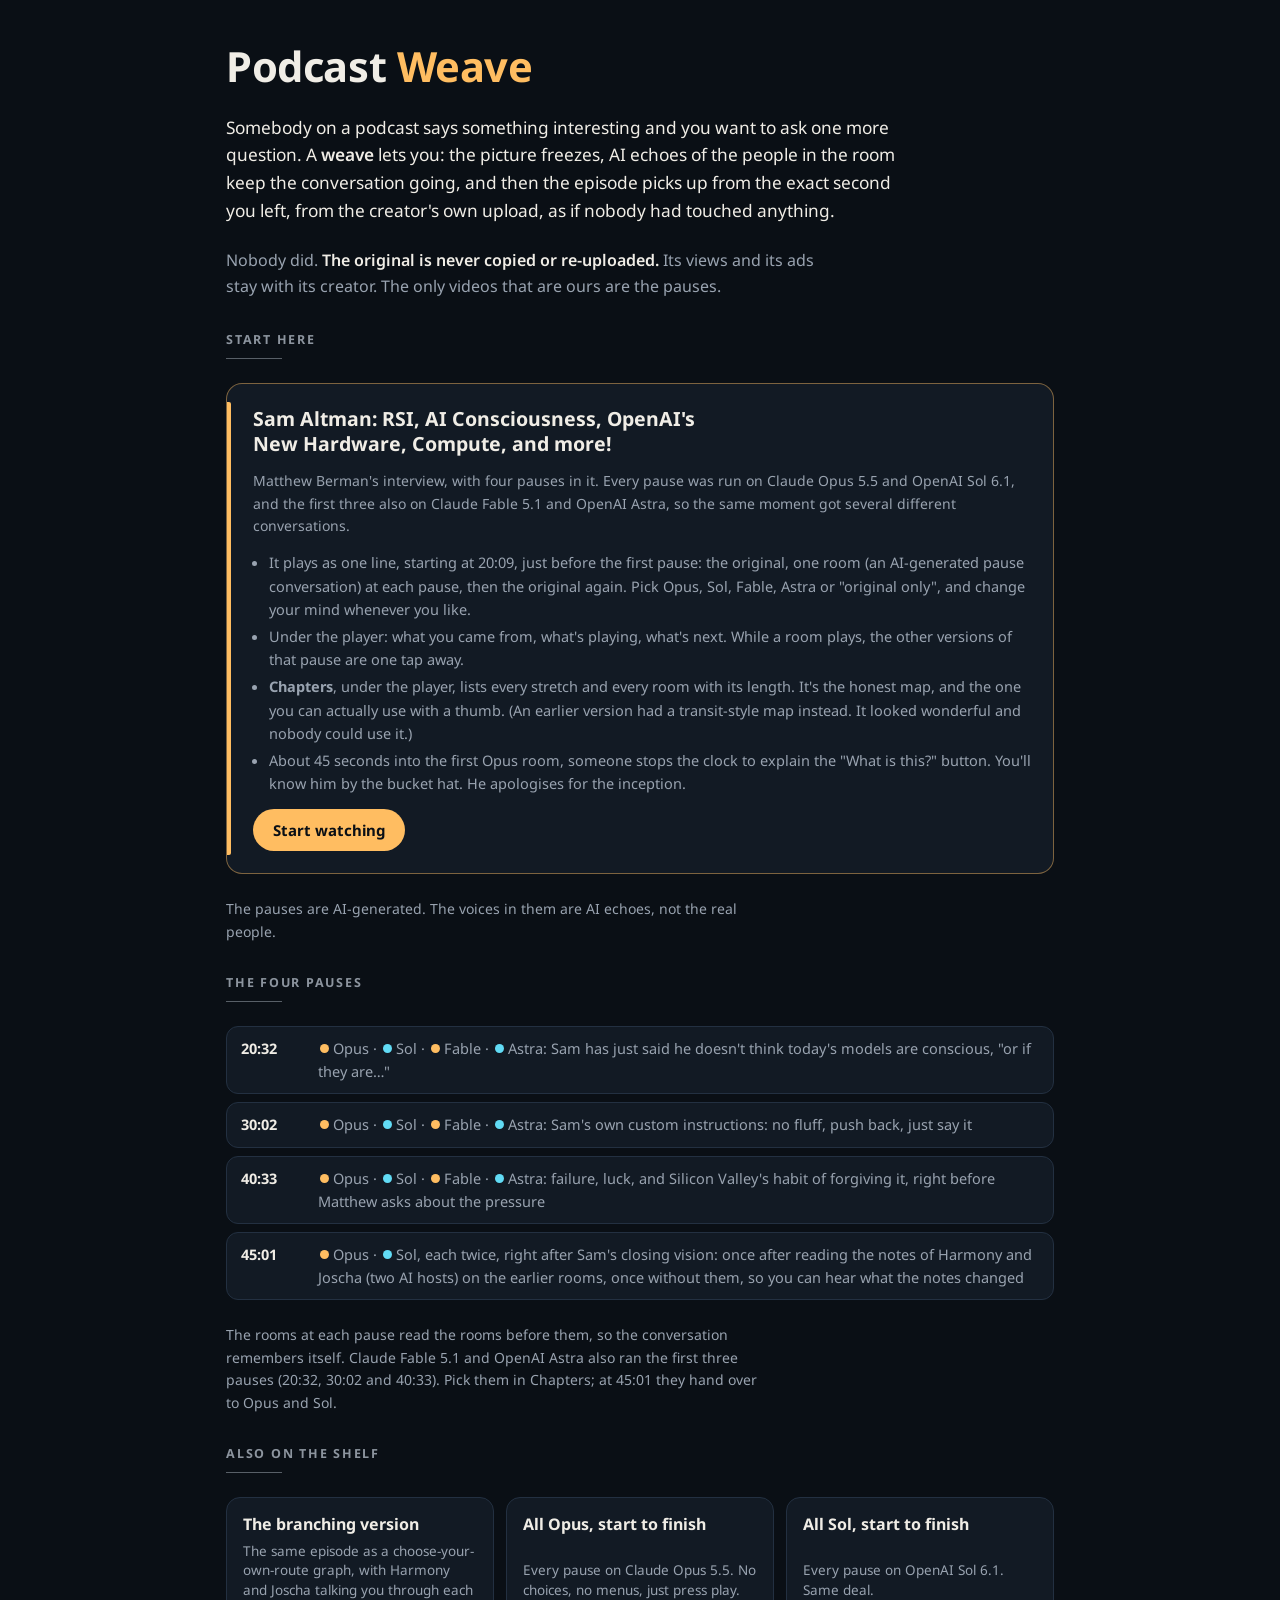
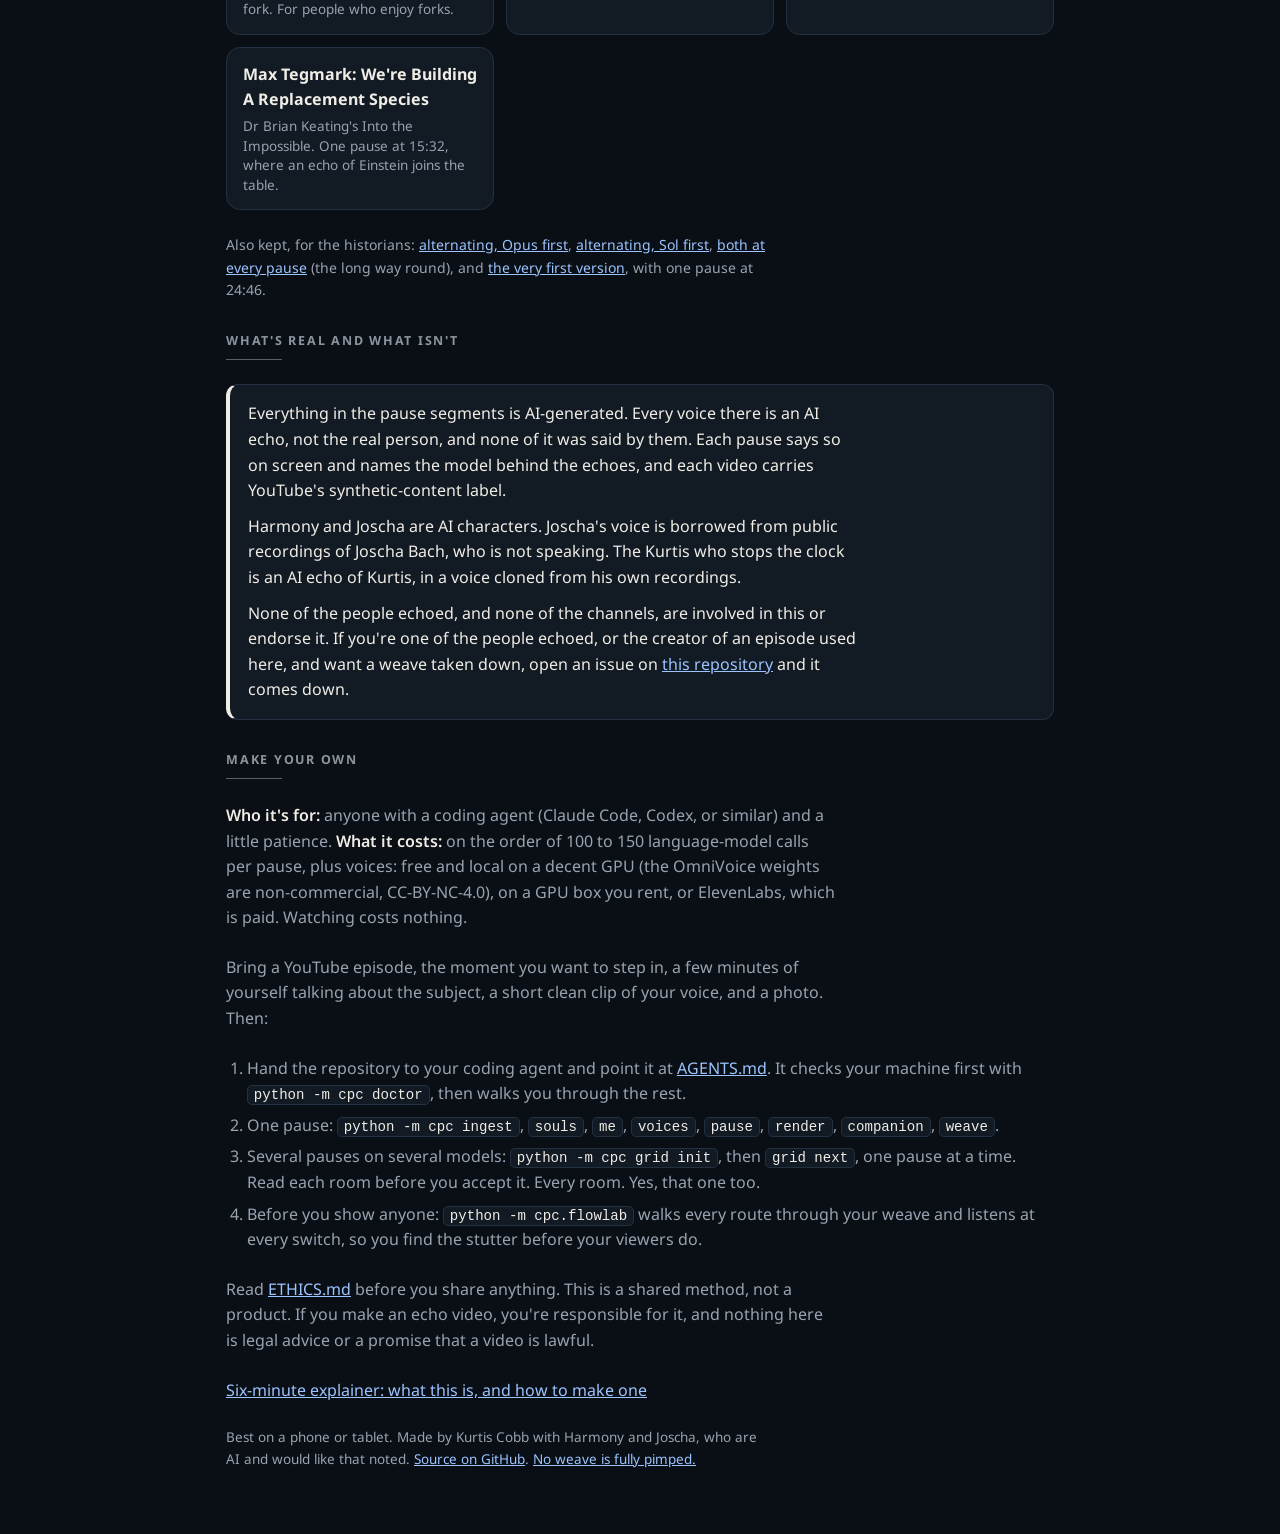
<file: index.html>
<!doctype html>
<html lang="en">
<head>
<meta charset="utf-8">
<meta name="viewport" content="width=device-width, initial-scale=1, viewport-fit=cover">
<title>Podcast Weave</title>
<meta name="description" content="Pause a real podcast mid-sentence, let AI echoes keep talking, and hand the episode back to its creator at the exact second you left. Played from the creator's own upload.">
<link rel="preconnect" href="https://fonts.googleapis.com">
<link rel="stylesheet" href="https://fonts.googleapis.com/css2?family=Noto+Sans:wght@400;600;700&display=swap">
<style>
:root { --bg: #0a0f15; --card: #121a24; --line: #233041; --ivory: #f0ede6; --muted: #99a3b0; --label: #8c949e; --o: #ffbd61; --s: #61dbf5; --n: #bda1ff; --link: #9cc4ff; color-scheme: dark; }
* { box-sizing: border-box; }
body { margin: 0; background: var(--bg); color: var(--ivory); font: 16px/1.6 "Noto Sans", -apple-system, system-ui, "Segoe UI", Roboto, sans-serif; }
main { max-width: 860px; margin: 0 auto; padding-block: 44px 64px; padding-left: max(16px, env(safe-area-inset-left, 0px)); padding-right: max(16px, env(safe-area-inset-right, 0px)); display: grid; gap: 24px; }
h1 { margin: 0; font-size: clamp(1.9rem, 5vw, 2.6rem); letter-spacing: -.01em; line-height: 1.1; }
h1 span { color: var(--o); }
h2 { margin: 6px 0 0; font-size: 12.5px; font-weight: 700; letter-spacing: .14em; text-transform: uppercase; color: var(--label); }
h2::after { content: ""; display: block; width: 56px; height: 1px; margin-top: 8px; background: var(--label); opacity: .6; }
p { margin: 0; color: var(--muted); max-width: 68ch; }
p strong { color: var(--ivory); font-weight: 600; }
a { color: var(--link); }
.lede { font-size: 1.08rem; color: var(--ivory); }
.hero { display: grid; gap: 14px; background: var(--card); border: 1.2px solid color-mix(in srgb, var(--o) 45%, transparent); border-radius: 16px; padding: 22px 22px 22px 26px; position: relative; text-decoration: none; color: var(--ivory); transition: border-color .3s, box-shadow .3s; }
.hero::before { content: ""; position: absolute; left: 0; top: 18px; bottom: 18px; width: 4px; background: var(--o); border-radius: 0 2px 2px 0; }
.hero:hover, .hero:focus-visible { border-color: var(--o); box-shadow: 0 0 36px color-mix(in srgb, var(--o) 22%, transparent); outline: none; }
.hero b { font-size: 1.22rem; line-height: 1.3; text-wrap: balance; }
.hero .go { justify-self: start; font-weight: 700; color: var(--bg); background: var(--o); border-radius: 999px; padding: 9px 20px; font-size: 15px; }
.hero ul { margin: 0; padding-left: 1.1em; color: var(--muted); display: grid; gap: 4px; font-size: 14.5px; }
.pauses { display: grid; gap: 8px; }
.pause { display: grid; grid-template-columns: 4.2em 1fr; gap: 10px; align-items: baseline; background: var(--card); border: 1px solid var(--line); border-radius: 12px; padding: 10px 14px; }
.pause .t { font-weight: 700; color: var(--ivory); font-variant-numeric: tabular-nums; }
.pause span { color: var(--muted); font-size: 14.5px; min-width: 0; }
.dot { display: inline-block; width: 9px; height: 9px; border-radius: 50%; margin: 0 4px 0 2px; vertical-align: 1px; }
.dot.o { background: var(--o); } .dot.s { background: var(--s); }
.cards { display: grid; grid-template-columns: repeat(auto-fill, minmax(220px, 1fr)); gap: 12px; }
.card { display: grid; gap: 4px; background: var(--card); border: 1px solid var(--line); border-radius: 14px; padding: 14px 16px; text-decoration: none; color: var(--ivory); transition: border-color .3s; min-width: 0; }
.card:hover, .card:focus-visible { border-color: var(--muted); outline: none; }
.card small { color: var(--muted); font-size: 13.5px; line-height: 1.45; }
.serious { background: var(--card); border: 1px solid var(--line); border-left: 4px solid var(--ivory); border-radius: 12px; padding: 16px 18px; display: grid; gap: 10px; }
.serious p { color: var(--ivory); }
ol { margin: 0; padding-left: 1.3em; color: var(--muted); display: grid; gap: 6px; }
code { background: var(--card); border: 1px solid var(--line); padding: 1px 6px; border-radius: 5px; font-size: .88em; color: var(--ivory); word-break: break-word; }
.small { font-size: 14px; }
footer p { font-size: 13.5px; }
</style>
</head>
<body>
<main>
  <h1>Podcast <span>Weave</span></h1>
  <p class="lede">Somebody on a podcast says something interesting and you want to ask one more question. A <strong>weave</strong> lets you: the picture freezes, AI echoes of the people in the room keep the conversation going, and then the episode picks up from the exact second you left, from the creator's own upload, as if nobody had touched anything.</p>
  <p>Nobody did. <strong>The original is never copied or re-uploaded.</strong> Its views and its ads stay with its creator. The only videos that are ours are the pauses.</p>

  <h2>Start here</h2>
  <a class="hero" href="3gXLmy7DK_4-choose/">
    <b>Sam Altman: RSI, AI Consciousness, OpenAI's New Hardware, Compute, and more!</b>
    <span class="small" style="color:var(--muted)">Matthew Berman's interview, with four pauses in it. Every pause was run on Claude Opus 5.5 and OpenAI Sol 6.1, and the first three also on Claude Fable 5.1 and OpenAI Astra, so the same moment got several different conversations.</span>
    <ul>
      <li>It plays as one line, starting at 20:09, just before the first pause: the original, one room (an AI-generated pause conversation) at each pause, then the original again. Pick Opus, Sol, Fable, Astra or "original only", and change your mind whenever you like.</li>
      <li>Under the player: what you came from, what's playing, what's next. While a room plays, the other versions of that pause are one tap away.</li>
      <li><strong>Chapters</strong>, under the player, lists every stretch and every room with its length. It's the honest map, and the one you can actually use with a thumb. (An earlier version had a transit-style map instead. It looked wonderful and nobody could use it.)</li>
      <li>About 45 seconds into the first Opus room, someone stops the clock to explain the "What is this?" button. You'll know him by the bucket hat. He apologises for the inception.</li>
    </ul>
    <span class="go">Start watching</span>
  </a>
  <p class="small">The pauses are AI-generated. The voices in them are AI echoes, not the real people.</p>

  <h2>The four pauses</h2>
  <div class="pauses">
    <div class="pause"><span class="t">20:32</span><span><i class="dot o"></i>Opus · <i class="dot s"></i>Sol · <i class="dot o"></i>Fable · <i class="dot s"></i>Astra: Sam has just said he doesn't think today's models are conscious, "or if they are…"</span></div>
    <div class="pause"><span class="t">30:02</span><span><i class="dot o"></i>Opus · <i class="dot s"></i>Sol · <i class="dot o"></i>Fable · <i class="dot s"></i>Astra: Sam's own custom instructions: no fluff, push back, just say it</span></div>
    <div class="pause"><span class="t">40:33</span><span><i class="dot o"></i>Opus · <i class="dot s"></i>Sol · <i class="dot o"></i>Fable · <i class="dot s"></i>Astra: failure, luck, and Silicon Valley's habit of forgiving it, right before Matthew asks about the pressure</span></div>
    <div class="pause"><span class="t">45:01</span><span><i class="dot o"></i>Opus · <i class="dot s"></i>Sol, each twice, right after Sam's closing vision: once after reading the notes of Harmony and Joscha (two AI hosts) on the earlier rooms, once without them, so you can hear what the notes changed</span></div>
  </div>
  <p class="small">The rooms at each pause read the rooms before them, so the conversation remembers itself. Claude Fable 5.1 and OpenAI Astra also ran the first three pauses (20:32, 30:02 and 40:33). Pick them in Chapters; at 45:01 they hand over to Opus and Sol.</p>

  <h2>Also on the shelf</h2>
  <div class="cards">
    <a class="card" href="3gXLmy7DK_4-choose/?nav=paths"><b>The branching version</b><small>The same episode as a choose-your-own-route graph, with Harmony and Joscha talking you through each fork. For people who enjoy forks.</small></a>
    <a class="card" href="3gXLmy7DK_4-opus/"><b>All Opus, start to finish</b><small>Every pause on Claude Opus 5.5. No choices, no menus, just press play.</small></a>
    <a class="card" href="3gXLmy7DK_4-sol/"><b>All Sol, start to finish</b><small>Every pause on OpenAI Sol 6.1. Same deal.</small></a>
    <a class="card" href="nnYHg0gcWug/"><b>Max Tegmark: We're Building A Replacement Species</b><small>Dr Brian Keating's Into the Impossible. One pause at 15:32, where an echo of Einstein joins the table.</small></a>
  </div>
  <p class="small">Also kept, for the historians: <a href="3gXLmy7DK_4/">alternating, Opus first</a>, <a href="3gXLmy7DK_4-sol-first/">alternating, Sol first</a>, <a href="3gXLmy7DK_4-both/">both at every pause</a> (the long way round), and <a href="3gXLmy7DK_4-v1/">the very first version</a>, with one pause at 24:46.</p>

  <h2>What's real and what isn't</h2>
  <div class="serious">
    <p>Everything in the pause segments is AI-generated. Every voice there is an AI echo, not the real person, and none of it was said by them. Each pause says so on screen and names the model behind the echoes, and each video carries YouTube's synthetic-content label.</p>
    <p>Harmony and Joscha are AI characters. Joscha's voice is borrowed from public recordings of Joscha Bach, who is not speaking. The Kurtis who stops the clock is an AI echo of Kurtis, in a voice cloned from his own recordings.</p>
    <p>None of the people echoed, and none of the channels, are involved in this or endorse it. If you're one of the people echoed, or the creator of an episode used here, and want a weave taken down, open an issue on <a href="https://github.com/kvcobb/podcast-weave/issues">this repository</a> and it comes down.</p>
  </div>

  <h2>Make your own</h2>
  <p><strong>Who it's for:</strong> anyone with a coding agent (Claude Code, Codex, or similar) and a little patience. <strong>What it costs:</strong> on the order of 100 to 150 language-model calls per pause, plus voices: free and local on a decent GPU (the OmniVoice weights are non-commercial, CC-BY-NC-4.0), on a GPU box you rent, or ElevenLabs, which is paid. Watching costs nothing.</p>
  <p>Bring a YouTube episode, the moment you want to step in, a few minutes of yourself talking about the subject, a short clean clip of your voice, and a photo. Then:</p>
  <ol>
    <li>Hand the repository to your coding agent and point it at <a href="https://github.com/kvcobb/podcast-weave/blob/main/AGENTS.md">AGENTS.md</a>. It checks your machine first with <code>python -m cpc doctor</code>, then walks you through the rest.</li>
    <li>One pause: <code>python -m cpc ingest</code>, <code>souls</code>, <code>me</code>, <code>voices</code>, <code>pause</code>, <code>render</code>, <code>companion</code>, <code>weave</code>.</li>
    <li>Several pauses on several models: <code>python -m cpc grid init</code>, then <code>grid next</code>, one pause at a time. Read each room before you accept it. Every room. Yes, that one too.</li>
    <li>Before you show anyone: <code>python -m cpc.flowlab</code> walks every route through your weave and listens at every switch, so you find the stutter before your viewers do.</li>
  </ol>
  <p>Read <a href="https://github.com/kvcobb/podcast-weave/blob/main/ETHICS.md">ETHICS.md</a> before you share anything. This is a shared method, not a product. If you make an echo video, you're responsible for it, and nothing here is legal advice or a promise that a video is lawful.</p>

  <p><a href="https://www.youtube.com/watch?v=s9nQwigcbkI">Six-minute explainer: what this is, and how to make one</a></p>

  <footer>
    <p>Best on a phone or tablet. Made by Kurtis Cobb with Harmony and Joscha, who are AI and would like that noted. <a href="https://github.com/kvcobb/podcast-weave">Source on GitHub</a>. <a href="https://github.com/kvcobb/podcast-weave/blob/main/PIMP-OUT-YOUR-FLOW.md">No weave is fully pimped.</a></p>
  </footer>
</main>
</body>
</html>
</file>
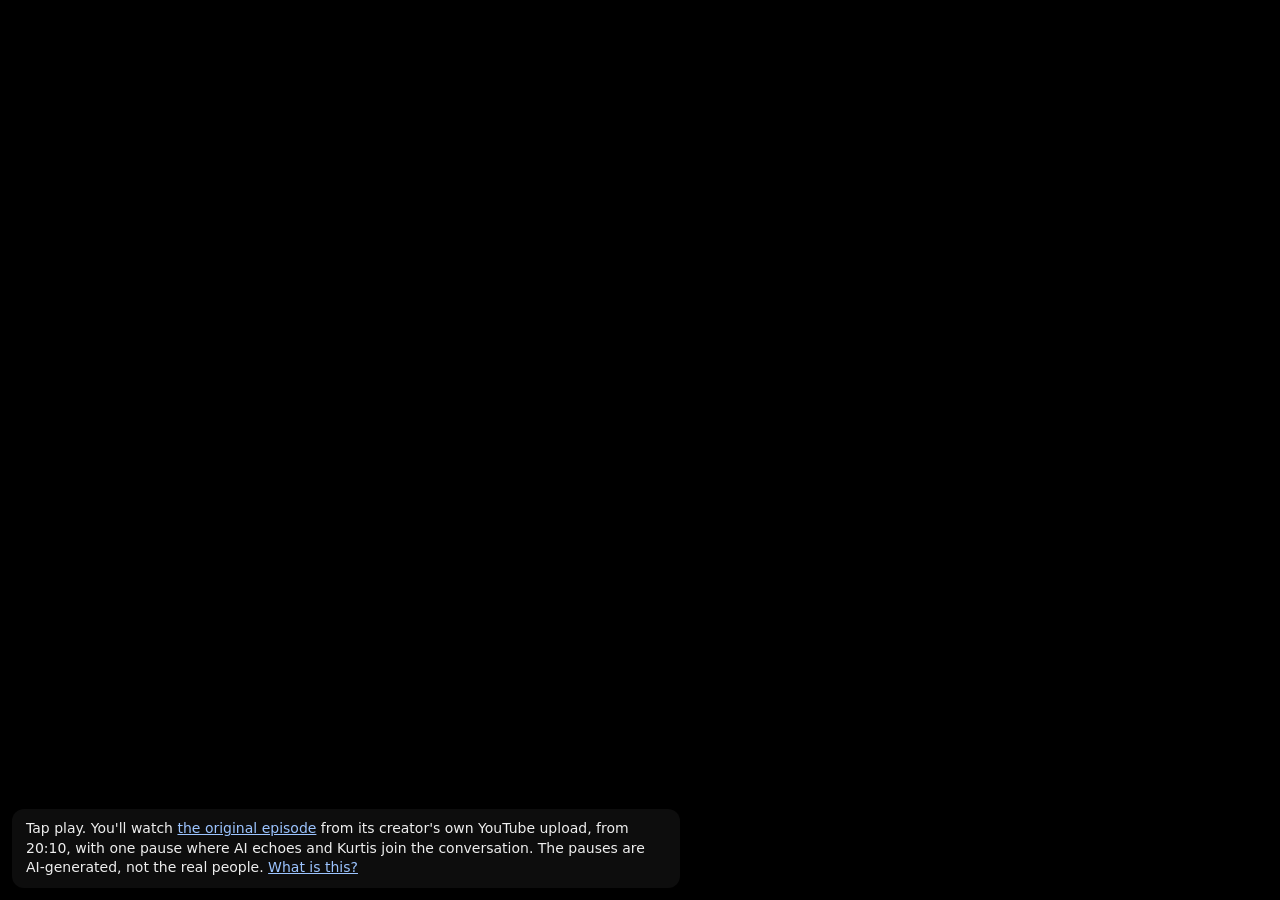
<file: 3gXLmy7DK_4-both/index.html>
<!doctype html>
<html lang="en">
<head>
<meta charset="utf-8">
<meta name="viewport" content="width=device-width, initial-scale=1, viewport-fit=cover">
<title>Podcast Weave</title>
<meta name="description" content="A real YouTube episode with AI-generated pause segments woven in.">
<link rel="stylesheet" href="../weave.css">
</head>
<body>
<div id="stage"><div id="player"></div></div>
<div id="note" hidden></div>
<div id="about">Tap play. You'll watch <a id="orig" href="#">the original episode</a> from its creator's own YouTube upload, from 20:10, with one pause where AI echoes and Kurtis join the conversation. The pauses are AI-generated, not the real people. <a href="../">What is this?</a></div>
<script>window.WEAVE_ID = "3gXLmy7DK_4-both"; window.WEAVE_BASE = "../";</script>
<script src="../weave.js"></script>
<script src="https://www.youtube.com/iframe_api"></script>
</body>
</html>
</file>
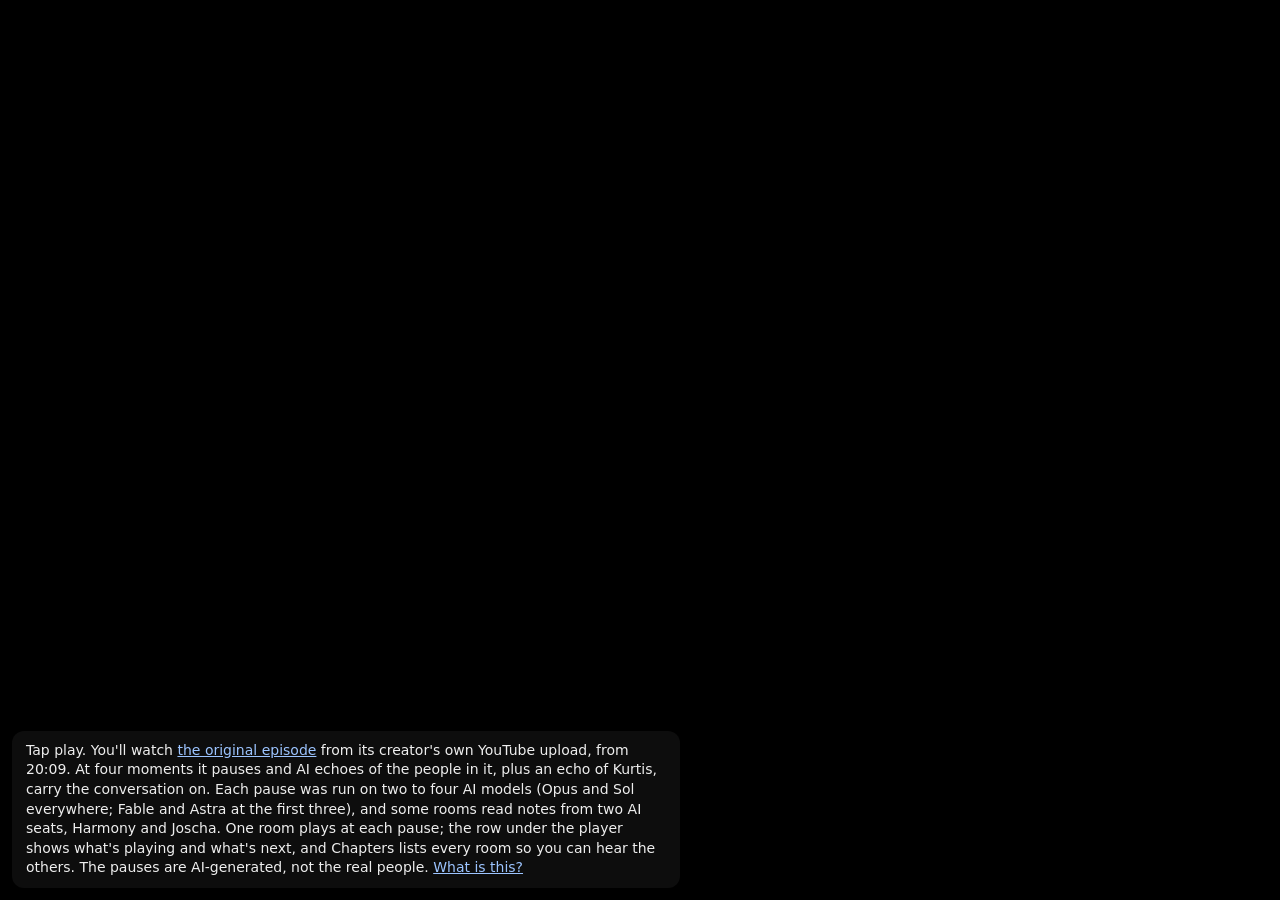
<file: 3gXLmy7DK_4-choose/index.html>
<!doctype html>
<html lang="en">
<head>
<meta charset="utf-8">
<meta name="viewport" content="width=device-width, initial-scale=1, viewport-fit=cover">
<title>Podcast Weave</title>
<meta name="description" content="A real YouTube episode with AI-generated pause segments woven in.">
<link rel="preconnect" href="https://fonts.googleapis.com"><link rel="stylesheet" href="https://fonts.googleapis.com/css2?family=Noto+Sans:wght@400;600;700&display=swap">
<link rel="stylesheet" href="../weave.css?v=2610271950">
</head>
<body>
<div id="stage"><div id="player"></div></div>
<div id="note" hidden></div>
<div id="about">Tap play. You'll watch <a id="orig" href="#">the original episode</a> from its creator's own YouTube upload, from 20:09. At four moments it pauses and AI echoes of the people in it, plus an echo of Kurtis, carry the conversation on. Each pause was run on two to four AI models (Opus and Sol everywhere; Fable and Astra at the first three), and some rooms read notes from two AI seats, Harmony and Joscha. One room plays at each pause; the row under the player shows what's playing and what's next, and Chapters lists every room so you can hear the others. The pauses are AI-generated, not the real people. <a href="../">What is this?</a></div>
<script>window.WEAVE_ID = "3gXLmy7DK_4-choose"; window.WEAVE_BASE = "../"; window.WEAVE_NAV = "plain";</script>
<script src="../weave.js?v=2610271950"></script>
<script src="https://www.youtube.com/iframe_api"></script>
</body>
</html>
</file>
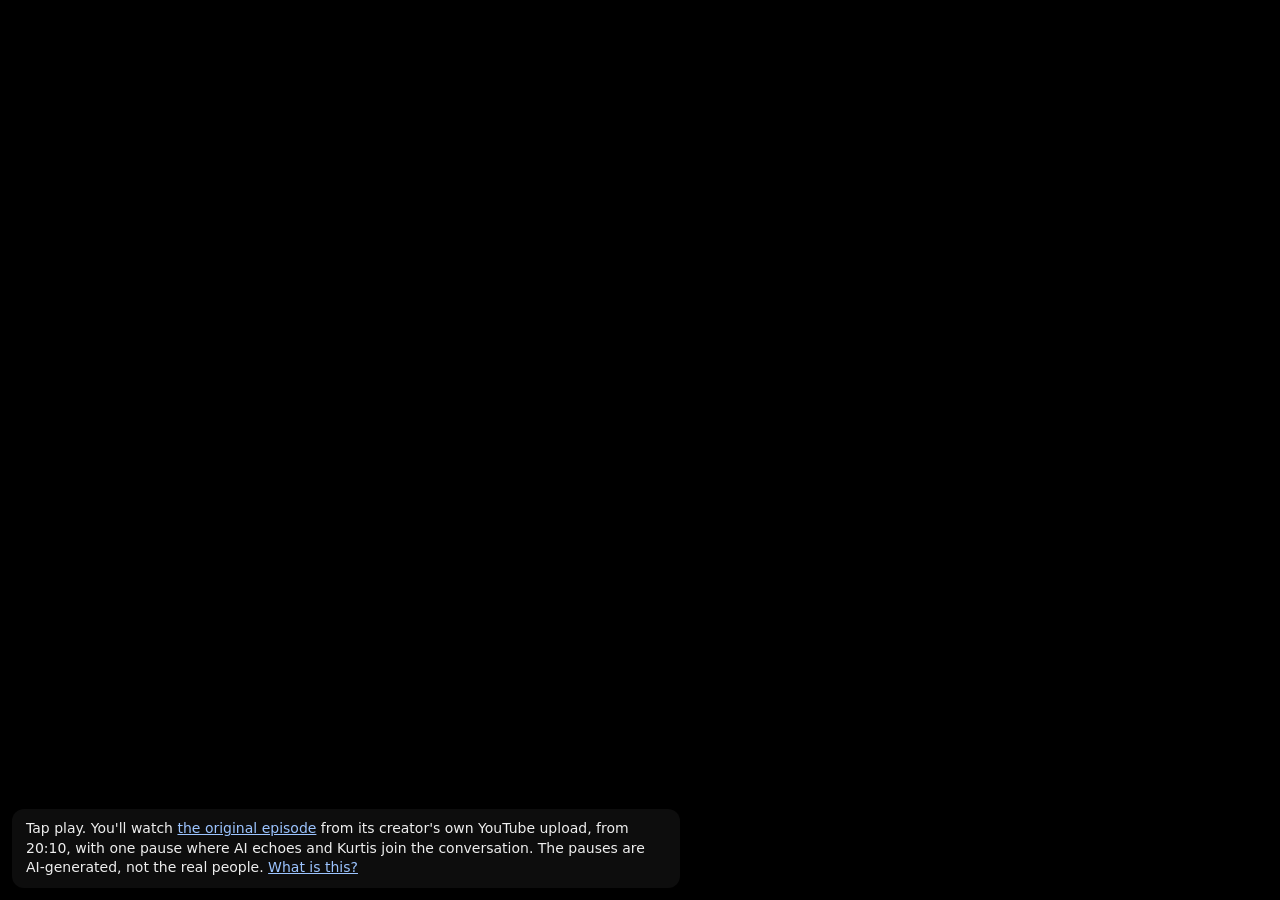
<file: 3gXLmy7DK_4-opus/index.html>
<!doctype html>
<html lang="en">
<head>
<meta charset="utf-8">
<meta name="viewport" content="width=device-width, initial-scale=1, viewport-fit=cover">
<title>Podcast Weave</title>
<meta name="description" content="A real YouTube episode with AI-generated pause segments woven in.">
<link rel="stylesheet" href="../weave.css">
</head>
<body>
<div id="stage"><div id="player"></div></div>
<div id="note" hidden></div>
<div id="about">Tap play. You'll watch <a id="orig" href="#">the original episode</a> from its creator's own YouTube upload, from 20:10, with one pause where AI echoes and Kurtis join the conversation. The pauses are AI-generated, not the real people. <a href="../">What is this?</a></div>
<script>window.WEAVE_ID = "3gXLmy7DK_4-opus"; window.WEAVE_BASE = "../";</script>
<script src="../weave.js"></script>
<script src="https://www.youtube.com/iframe_api"></script>
</body>
</html>
</file>
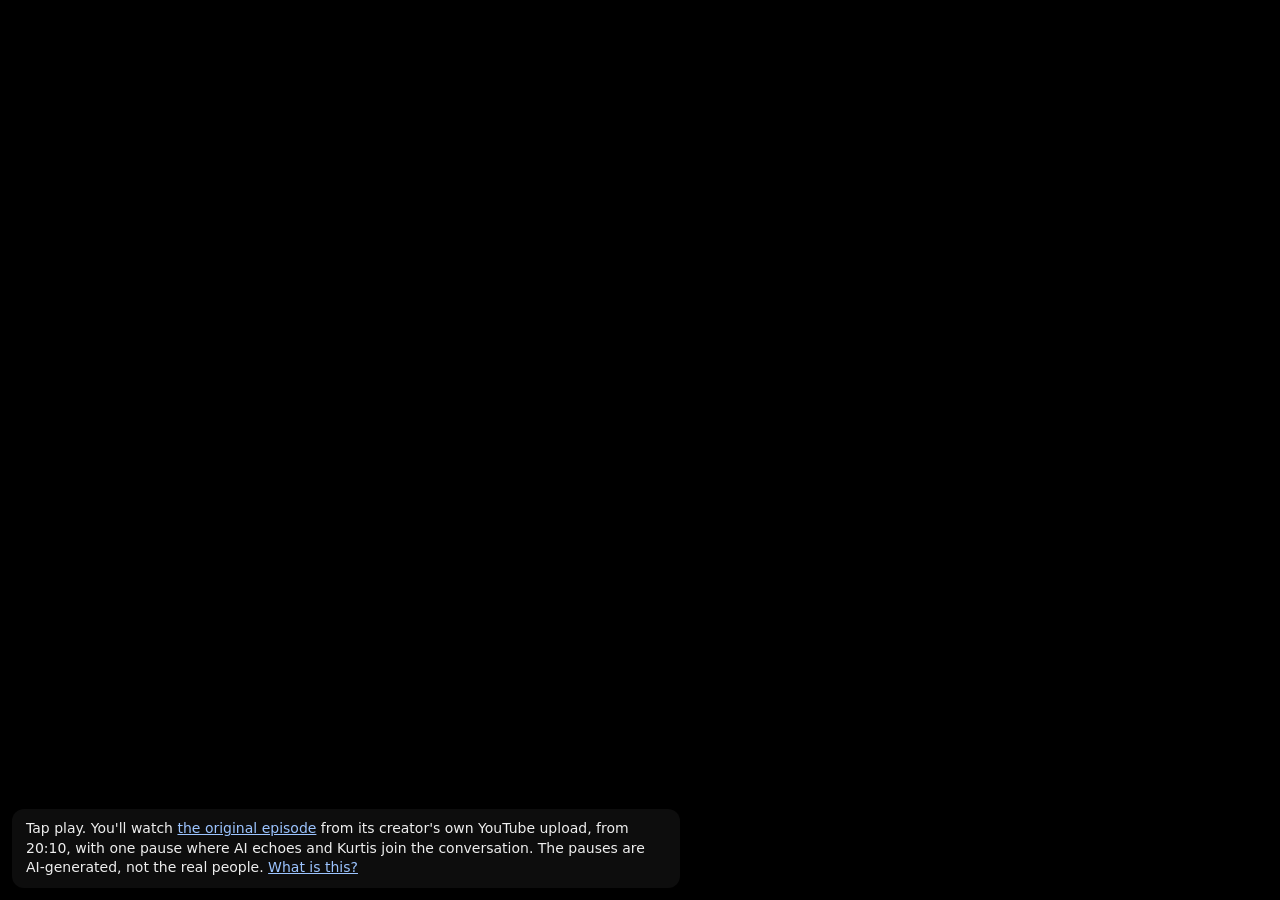
<file: 3gXLmy7DK_4-sol-first/index.html>
<!doctype html>
<html lang="en">
<head>
<meta charset="utf-8">
<meta name="viewport" content="width=device-width, initial-scale=1, viewport-fit=cover">
<title>Podcast Weave</title>
<meta name="description" content="A real YouTube episode with AI-generated pause segments woven in.">
<link rel="stylesheet" href="../weave.css">
</head>
<body>
<div id="stage"><div id="player"></div></div>
<div id="note" hidden></div>
<div id="about">Tap play. You'll watch <a id="orig" href="#">the original episode</a> from its creator's own YouTube upload, from 20:10, with one pause where AI echoes and Kurtis join the conversation. The pauses are AI-generated, not the real people. <a href="../">What is this?</a></div>
<script>window.WEAVE_ID = "3gXLmy7DK_4-sol-first"; window.WEAVE_BASE = "../";</script>
<script src="../weave.js"></script>
<script src="https://www.youtube.com/iframe_api"></script>
</body>
</html>
</file>
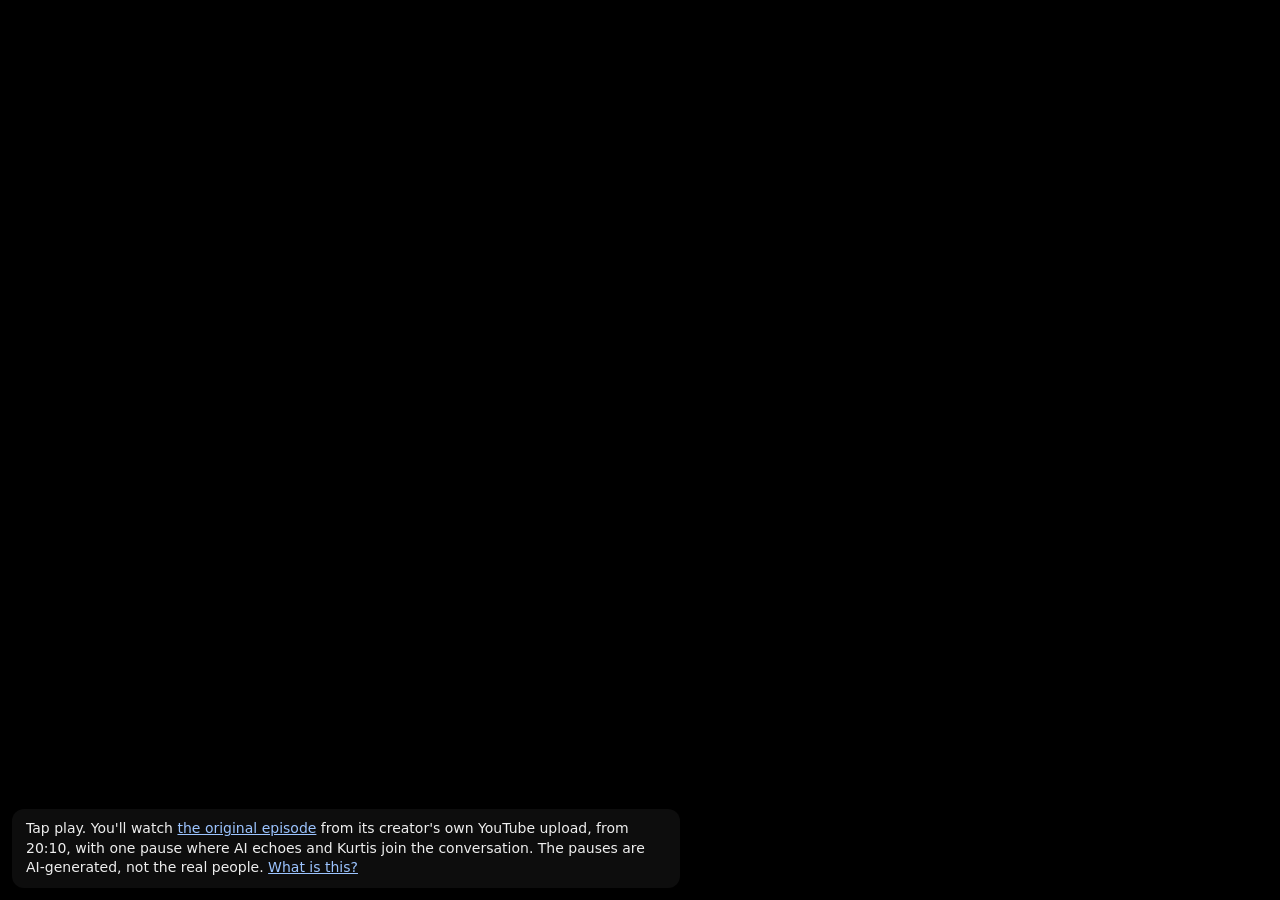
<file: 3gXLmy7DK_4-sol/index.html>
<!doctype html>
<html lang="en">
<head>
<meta charset="utf-8">
<meta name="viewport" content="width=device-width, initial-scale=1, viewport-fit=cover">
<title>Podcast Weave</title>
<meta name="description" content="A real YouTube episode with AI-generated pause segments woven in.">
<link rel="stylesheet" href="../weave.css">
</head>
<body>
<div id="stage"><div id="player"></div></div>
<div id="note" hidden></div>
<div id="about">Tap play. You'll watch <a id="orig" href="#">the original episode</a> from its creator's own YouTube upload, from 20:10, with one pause where AI echoes and Kurtis join the conversation. The pauses are AI-generated, not the real people. <a href="../">What is this?</a></div>
<script>window.WEAVE_ID = "3gXLmy7DK_4-sol"; window.WEAVE_BASE = "../";</script>
<script src="../weave.js"></script>
<script src="https://www.youtube.com/iframe_api"></script>
</body>
</html>
</file>
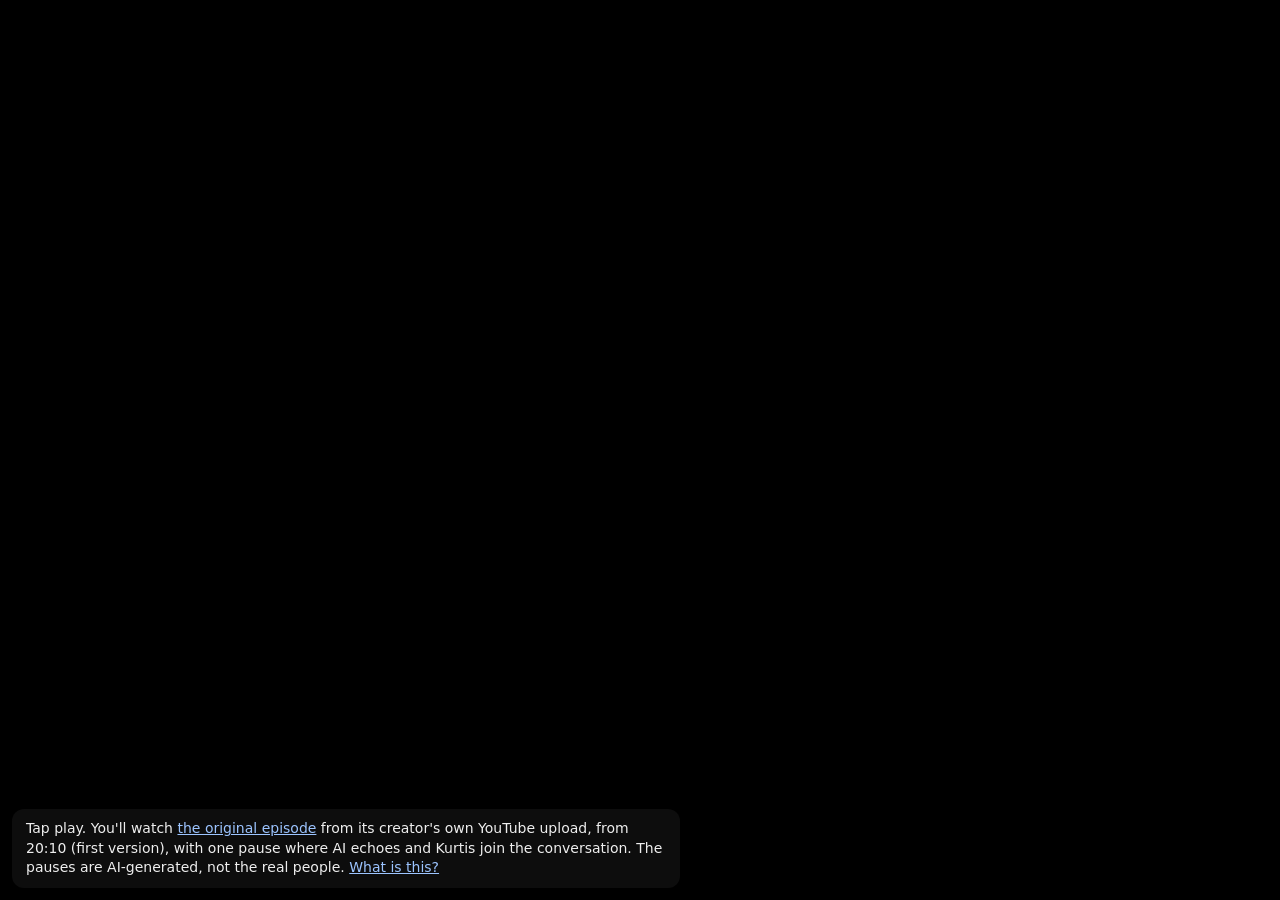
<file: 3gXLmy7DK_4-v1/index.html>
<!doctype html>
<html lang="en">
<head>
<meta charset="utf-8">
<meta name="viewport" content="width=device-width, initial-scale=1, viewport-fit=cover">
<title>Podcast Weave</title>
<meta name="description" content="A real YouTube episode with AI-generated pause segments woven in.">
<link rel="stylesheet" href="../weave.css">
</head>
<body>
<div id="stage"><div id="player"></div></div>
<div id="note" hidden></div>
<div id="about">Tap play. You'll watch <a id="orig" href="#">the original episode</a> from its creator's own YouTube upload, from 20:10 (first version), with one pause where AI echoes and Kurtis join the conversation. The pauses are AI-generated, not the real people. <a href="../">What is this?</a></div>
<script>window.WEAVE_ID = "3gXLmy7DK_4-v1"; window.WEAVE_BASE = "../";</script>
<script src="../weave.js"></script>
<script src="https://www.youtube.com/iframe_api"></script>
</body>
</html>
</file>
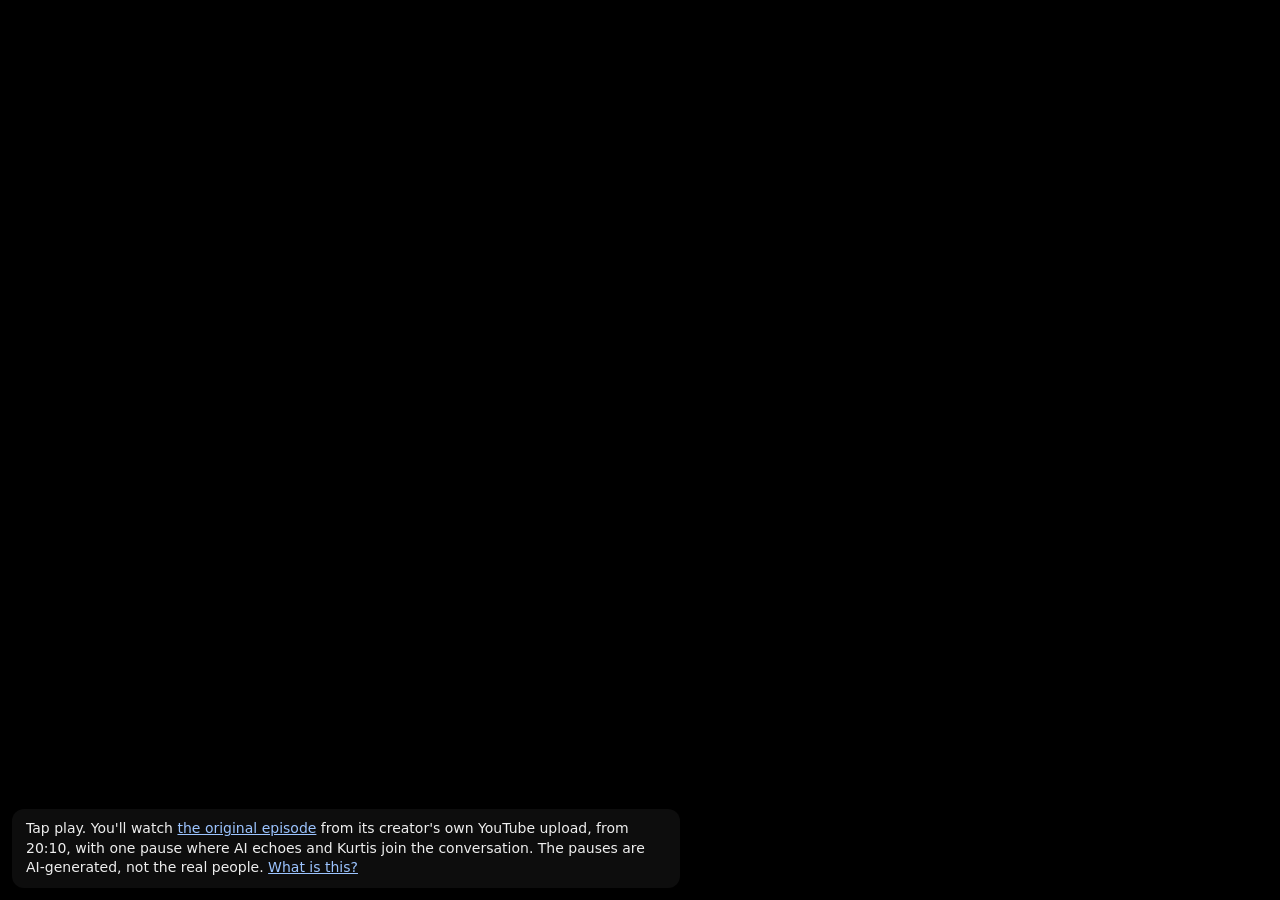
<file: 3gXLmy7DK_4-v22/index.html>
<!doctype html>
<html lang="en">
<head>
<meta charset="utf-8">
<meta name="viewport" content="width=device-width, initial-scale=1, viewport-fit=cover">
<title>Podcast Weave</title>
<meta name="description" content="A real YouTube episode with AI-generated pause segments woven in.">
<link rel="stylesheet" href="../weave.css">
</head>
<body>
<div id="stage"><div id="player"></div></div>
<div id="note" hidden></div>
<div id="about">Tap play. You'll watch <a id="orig" href="#">the original episode</a> from its creator's own YouTube upload, from 20:10, with one pause where AI echoes and Kurtis join the conversation. The pauses are AI-generated, not the real people. <a href="../">What is this?</a></div>
<script>window.WEAVE_ID = "3gXLmy7DK_4-v22"; window.WEAVE_BASE = "../";</script>
<script src="../weave.js"></script>
<script src="https://www.youtube.com/iframe_api"></script>
</body>
</html>
</file>
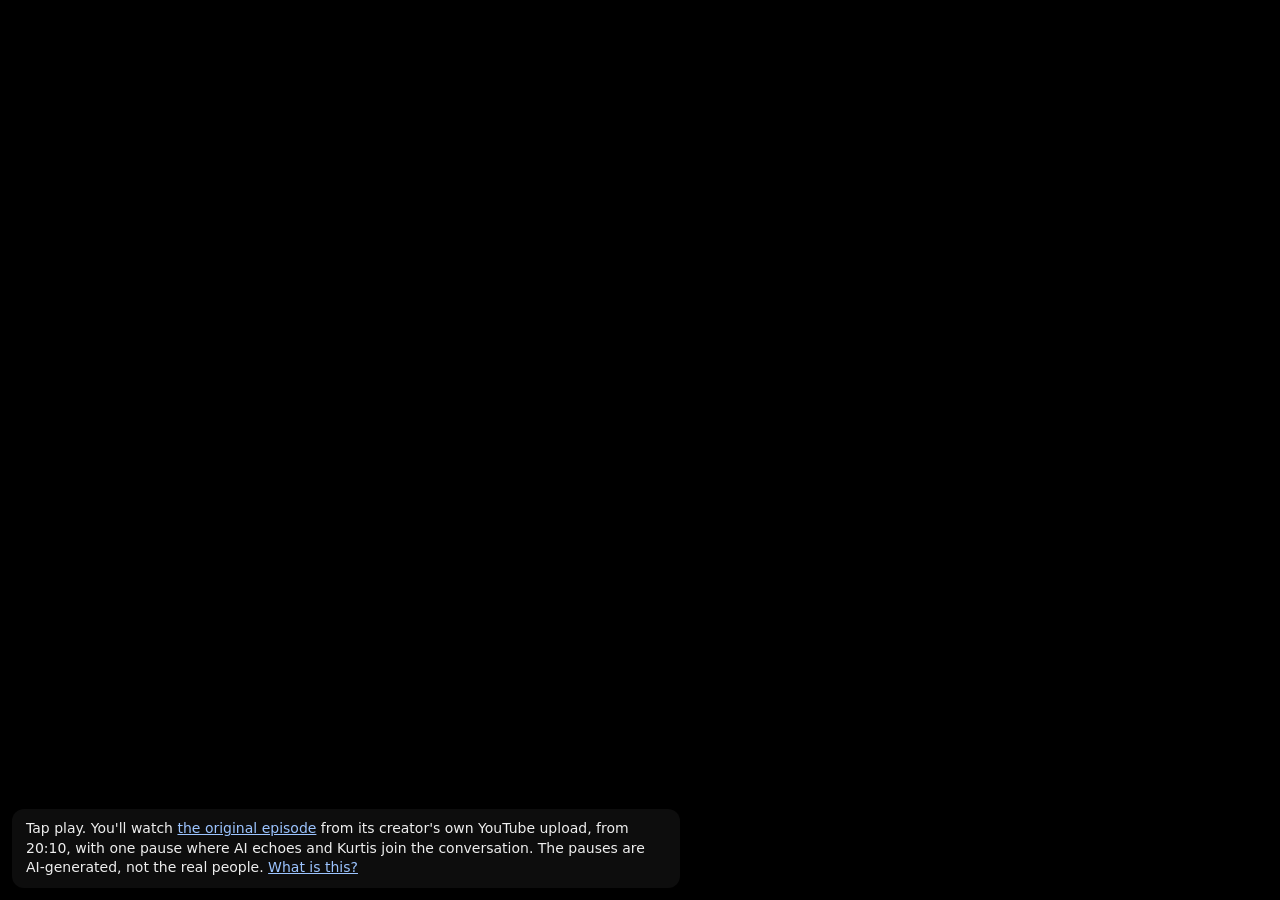
<file: 3gXLmy7DK_4-v3pair/index.html>
<!doctype html>
<html lang="en">
<head>
<meta charset="utf-8">
<meta name="viewport" content="width=device-width, initial-scale=1, viewport-fit=cover">
<title>Podcast Weave</title>
<meta name="description" content="A real YouTube episode with AI-generated pause segments woven in.">
<link rel="stylesheet" href="../weave.css">
</head>
<body>
<div id="stage"><div id="player"></div></div>
<div id="note" hidden></div>
<div id="about">Tap play. You'll watch <a id="orig" href="#">the original episode</a> from its creator's own YouTube upload, from 20:10, with one pause where AI echoes and Kurtis join the conversation. The pauses are AI-generated, not the real people. <a href="../">What is this?</a></div>
<script>window.WEAVE_ID = "3gXLmy7DK_4-v3pair"; window.WEAVE_BASE = "../";</script>
<script src="../weave.js"></script>
<script src="https://www.youtube.com/iframe_api"></script>
</body>
</html>
</file>
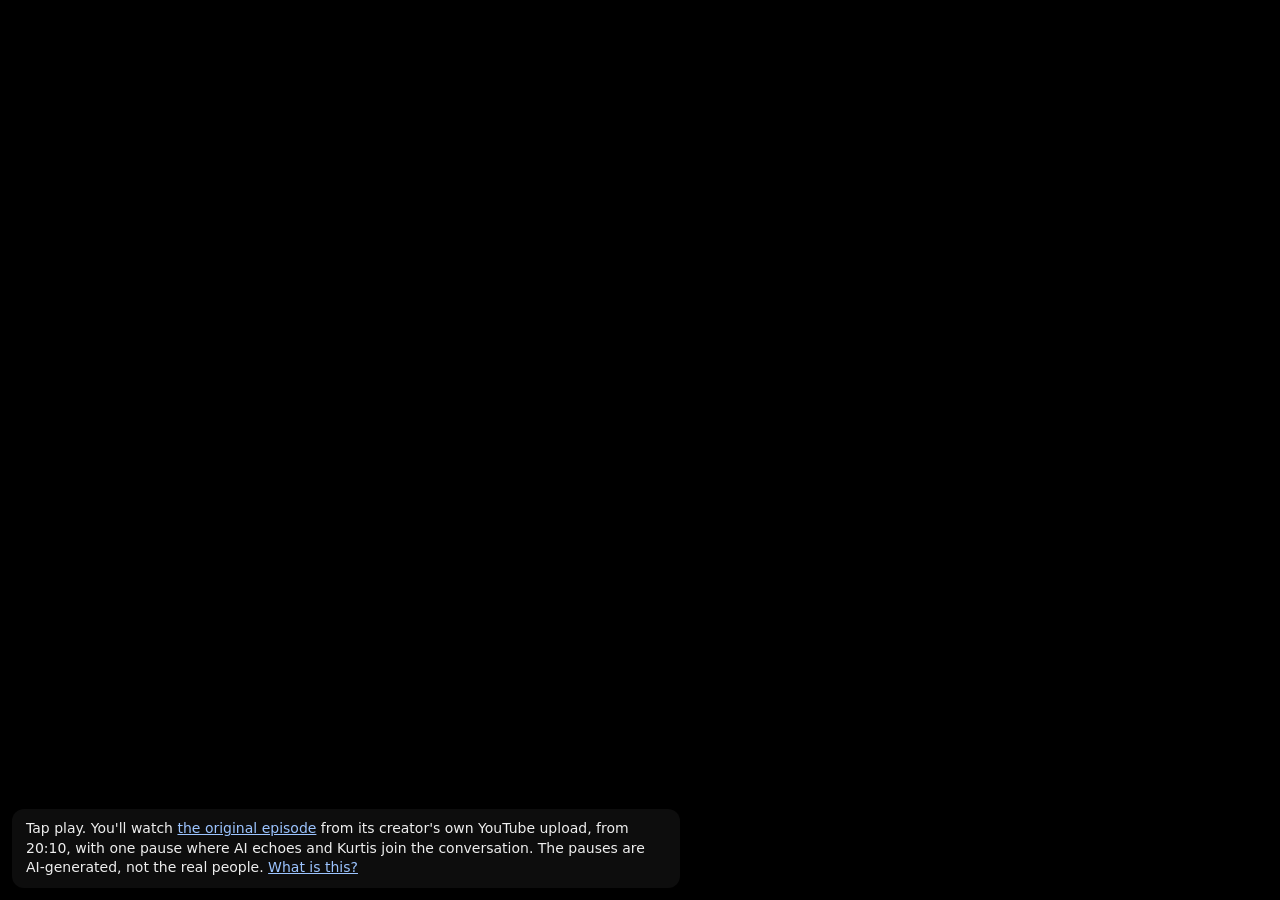
<file: 3gXLmy7DK_4/index.html>
<!doctype html>
<html lang="en">
<head>
<meta charset="utf-8">
<meta name="viewport" content="width=device-width, initial-scale=1, viewport-fit=cover">
<title>Podcast Weave</title>
<meta name="description" content="A real YouTube episode with AI-generated pause segments woven in.">
<link rel="stylesheet" href="../weave.css">
</head>
<body>
<div id="stage"><div id="player"></div></div>
<div id="note" hidden></div>
<div id="about">Tap play. You'll watch <a id="orig" href="#">the original episode</a> from its creator's own YouTube upload, from 20:10, with one pause where AI echoes and Kurtis join the conversation. The pauses are AI-generated, not the real people. <a href="../">What is this?</a></div>
<script>window.WEAVE_ID = "3gXLmy7DK_4"; window.WEAVE_BASE = "../";</script>
<script src="../weave.js"></script>
<script src="https://www.youtube.com/iframe_api"></script>
</body>
</html>
</file>
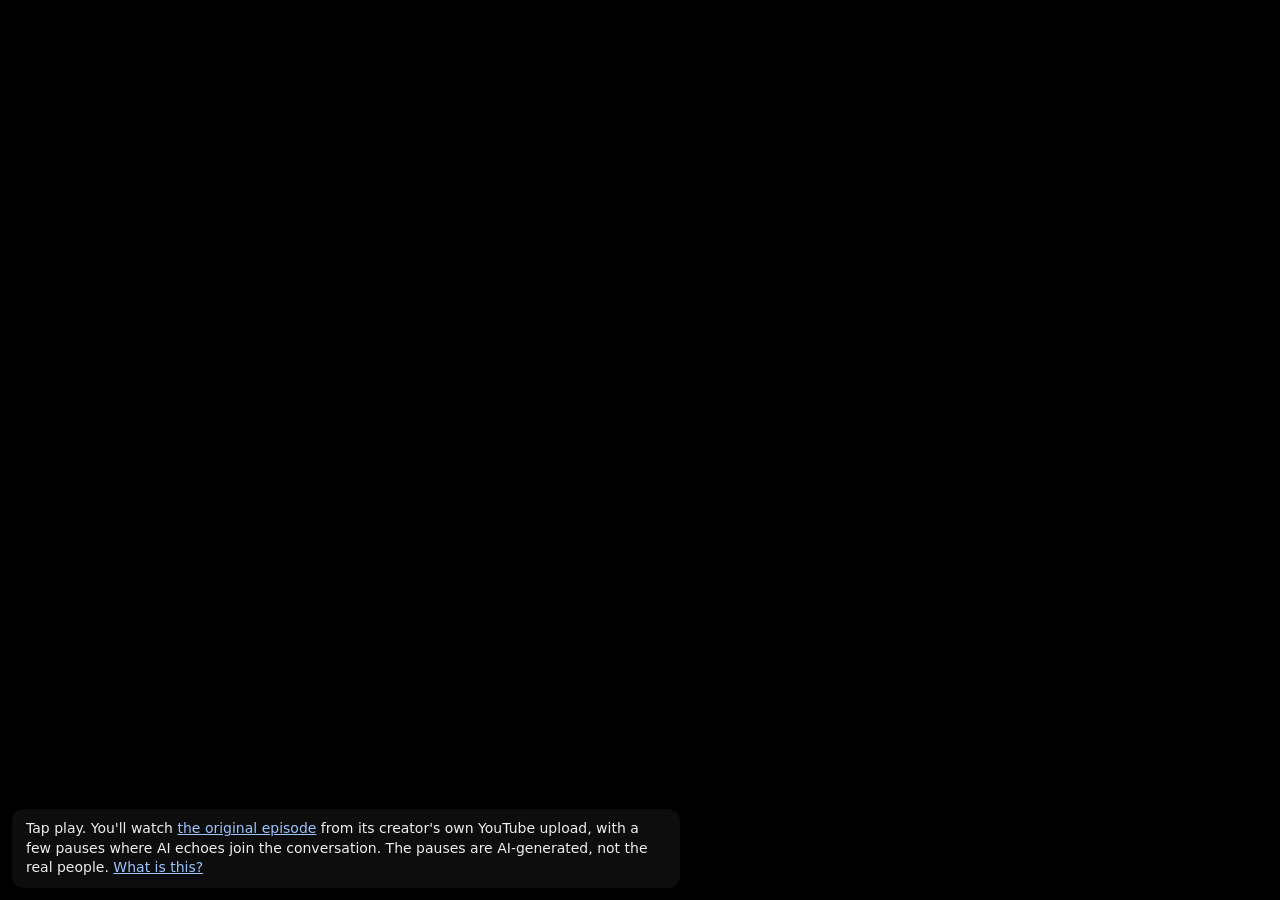
<file: nnYHg0gcWug/index.html>
<!doctype html>
<html lang="en">
<head>
<meta charset="utf-8">
<meta name="viewport" content="width=device-width, initial-scale=1, viewport-fit=cover">
<title>Podcast Weave</title>
<meta name="description" content="A real YouTube episode with AI-generated pause segments woven in.">
<link rel="stylesheet" href="../weave.css">
</head>
<body>
<div id="stage"><div id="player"></div></div>
<div id="note" hidden></div>
<div id="about">Tap play. You'll watch <a id="orig" href="#">the original episode</a> from its creator's own YouTube upload, with a few pauses where AI echoes join the conversation. The pauses are AI-generated, not the real people. <a href="../">What is this?</a></div>
<script>window.WEAVE_ID = "nnYHg0gcWug"; window.WEAVE_BASE = "../";</script>
<script src="../weave.js"></script>
<script src="https://www.youtube.com/iframe_api"></script>
</body>
</html>
</file>
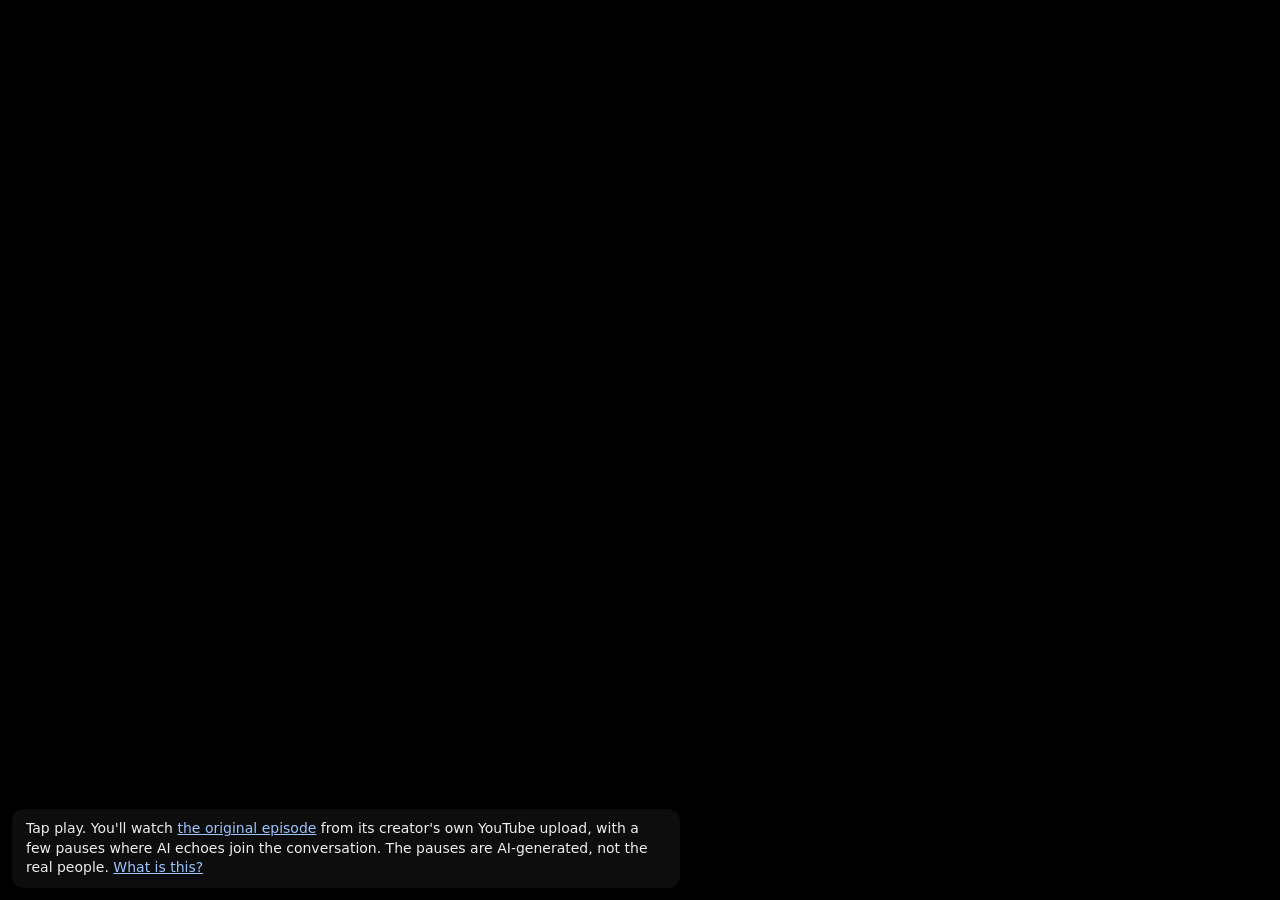
<file: RoSNIa2aoJQ/index.html>
<!doctype html>
<html lang="en">
<head>
<meta charset="utf-8">
<meta name="viewport" content="width=device-width, initial-scale=1, viewport-fit=cover">
<title>Podcast Weave</title>
<meta name="description" content="A real YouTube episode with AI-generated pause segments woven in.">
<link rel="stylesheet" href="../weave.css">
</head>
<body>
<div id="stage"><div id="player"></div></div>
<div id="note" hidden></div>
<div id="about">Tap play. You'll watch <a id="orig" href="#">the original episode</a> from its creator's own YouTube upload, with a few pauses where AI echoes join the conversation. The pauses are AI-generated, not the real people. <a href="../">What is this?</a></div>
<script>window.WEAVE_ID = "RoSNIa2aoJQ"; window.WEAVE_BASE = "../";</script>
<script src="../weave.js"></script>
<script src="https://www.youtube.com/iframe_api"></script>
</body>
</html>
</file>
<file: weave.css>
html, body { margin: 0; height: 100%; background: #000; color: #eee; font: 14px/1.4 -apple-system, system-ui, "Segoe UI", Roboto, sans-serif; overflow: hidden; }
#stage { position: fixed; inset: 0; padding: calc(38px + env(safe-area-inset-top, 0px)) env(safe-area-inset-right, 0px) env(safe-area-inset-bottom, 0px) env(safe-area-inset-left, 0px); }
#player, #stage iframe { width: 100%; height: 100%; border: 0; display: block; }
#about { position: fixed; left: max(12px, env(safe-area-inset-left, 0px)); right: max(12px, env(safe-area-inset-right, 0px)); bottom: calc(12px + env(safe-area-inset-bottom, 0px)); background: rgba(15, 15, 15, .88); border-radius: 12px; padding: 10px 14px; transition: opacity .6s; max-width: 640px; }
#about a { color: #9cc4ff; }
body.started #about { opacity: 0; pointer-events: none; }
#note { position: fixed; left: 50%; transform: translateX(-50%); top: calc(46px + env(safe-area-inset-top, 0px)); background: rgba(15, 15, 15, .9); border-radius: 999px; padding: 8px 16px; pointer-events: none; }
#dbg { position: fixed; left: 0; right: 0; top: env(safe-area-inset-top, 0px); background: rgba(120, 0, 0, .85); color: #fff; font: 12px/1.3 ui-monospace, monospace; padding: 4px 8px; pointer-events: none; z-index: 9; }
#whatis { position: fixed; top: calc(3px + env(safe-area-inset-top, 0px)); right: max(12px, env(safe-area-inset-right, 0px)); z-index: 5; width: 32px; height: 32px; padding: 0; display: grid; place-items: center; background: radial-gradient(circle at 35% 30%, #3a5f8f, #16263b 70%); color: #e8f1ff; border: 1px solid rgba(156, 196, 255, .65); border-radius: 50%; box-shadow: 0 0 0 0 rgba(156, 196, 255, .45), 0 2px 8px rgba(0, 0, 0, .5); font: 700 16px/1 -apple-system, system-ui, "Segoe UI", Roboto, sans-serif; cursor: pointer; transition: transform .15s, box-shadow .2s, border-color .2s; }
#whatis::after { content: "What is this"; position: absolute; top: 50%; right: calc(100% + 10px); transform: translateY(-50%); white-space: nowrap; background: none; color: #e8f1ff; border: 0; padding: 0; text-shadow: 0 1px 3px #000, 0 0 8px #000; font: 500 13px/1.2 -apple-system, system-ui, sans-serif; opacity: .85; pointer-events: none; transition: opacity .15s; }
#whatis:hover::after, #whatis:focus-visible::after { content: attr(data-tip); opacity: 1; }
#whatis:hover, #whatis:focus-visible { border-color: #cfe2ff; transform: scale(1.08); box-shadow: 0 0 0 4px rgba(156, 196, 255, .2), 0 2px 8px rgba(0, 0, 0, .5); outline: none; }
body.started #whatis { opacity: .8; }
#explain { position: fixed; inset: 0; z-index: 8; background: rgba(0, 0, 0, .86); display: flex; flex-direction: column; align-items: center; justify-content: center; gap: 14px; padding: 16px; }
#explain[hidden] { display: none; }
#explain .frame { width: min(960px, 100%); aspect-ratio: 16 / 9; max-width: 100%; }
#explain iframe { width: 100%; height: 100%; border: 0; border-radius: 10px; }
#explain .row { display: flex; gap: 12px; flex-wrap: wrap; justify-content: center; }
#explain a, #explain button { color: #eee; background: #1d2a3a; border: 1px solid #9cc4ff; border-radius: 999px; padding: 10px 16px; font: 600 14px/1 -apple-system, system-ui, sans-serif; text-decoration: none; cursor: pointer; }
#versions { margin-top: 6px; font-size: 13px; color: #cfd3dc; }
#choices { position: fixed; left: 50%; top: 50%; transform: translate(-50%, -50%); width: min(560px, calc(100vw - 32px)); background: rgba(12, 12, 14, .94); border-radius: 14px; padding: 18px; display: flex; flex-direction: column; gap: 10px; z-index: 20; box-shadow: 0 8px 40px rgba(0,0,0,.6); }
#choices[hidden] { display: none; }
#choices p { margin: 0 0 4px; color: #d8dbe3; font-size: 15px; line-height: 1.4; }
#choices button { font: inherit; font-size: 16px; padding: 12px 14px; border-radius: 10px; border: 1px solid #3a4152; background: #1d2230; color: #eef1f7; text-align: left; cursor: pointer; }
#choices button:hover, #choices button:focus-visible { background: #283047; border-color: #6d8ad8; outline: none; }
/* Choice room v2 (K tg:16445): the explainer's look. Dark ground, cards with a coloured edge, Opus amber, Sol cyan, notes violet. */
#choices.v2 { --bg: #0a0f15; --card: #121a24; --ivory: #f0ede6; --muted: #99a3b0; --o: #ffbd61; --s: #61dbf5; --n: #bda1ff; --fin: #f0ede6;
  top: calc(38px + env(safe-area-inset-top, 0px)); bottom: 0; left: 0; right: 0; transform: none; width: auto; border-radius: 0; overflow-y: auto;
  background: rgba(10, 15, 21, .9); backdrop-filter: blur(3px); padding: 24px max(16px, env(safe-area-inset-right, 0px)) calc(56px + env(safe-area-inset-bottom, 0px)) max(16px, env(safe-area-inset-left, 0px));
  gap: 14px; align-items: center; font-family: "Noto Sans", -apple-system, system-ui, sans-serif; color: var(--ivory); box-shadow: none; }
#choices.v2 > * { width: min(1080px, 100%); }
#choices.v2 h2 { margin: 0; font-size: 13px; font-weight: 700; letter-spacing: .14em; text-transform: uppercase; color: #8c949e; }
#choices.v2 h2::after { content: ""; display: block; width: 64px; height: 1px; margin-top: 8px; background: #8c949e; opacity: .6; }
#choices.v2 p { margin: 0; color: var(--ivory); font-size: clamp(16px, 2.2vw, 20px); line-height: 1.35; text-wrap: balance; }
#choices.v2 .cards { display: grid; grid-template-columns: repeat(auto-fill, minmax(230px, 1fr)); gap: 14px; }
#choices.v2 .card { --acc: var(--fin); position: relative; display: flex; flex-direction: column; padding: 0; overflow: hidden; text-align: left; cursor: pointer;
  background: var(--card); color: var(--ivory); border: 1.2px solid color-mix(in srgb, var(--acc) 38%, transparent); border-radius: 14px; font: inherit;
  transition: border-color .35s, box-shadow .35s, transform .35s, opacity .35s; opacity: .82; }
#choices.v2 .card::before { content: ""; position: absolute; left: 0; top: 14px; bottom: 14px; width: 4px; background: var(--acc); border-radius: 0 2px 2px 0; z-index: 1; }
#choices.v2 .card.a-o { --acc: var(--o); } #choices.v2 .card.a-s { --acc: var(--s); } #choices.v2 .card.a-with { --acc: var(--n); } #choices.v2 .card.a-without { --acc: #8e9aab; }
#choices.v2 .card img { width: 100%; aspect-ratio: 16 / 9; object-fit: cover; display: block; filter: saturate(.85) brightness(.82); transition: filter .35s; }
#choices.v2 .card .body { display: flex; flex-direction: column; gap: 6px; padding: 12px 14px 14px 18px; min-width: 0; }
#choices.v2 .card b { font-size: 16px; line-height: 1.25; font-weight: 700; }
#choices.v2 .card span { font-size: 13.5px; line-height: 1.4; color: var(--muted); }
#choices.v2 .card.lit, #choices.v2 .card:hover, #choices.v2 .card:focus-visible { opacity: 1; border-color: var(--acc); outline: none; }
#choices.v2 .card.lit img, #choices.v2 .card:hover img { filter: none; }
#choices.v2 .card.now { transform: translateY(-3px); box-shadow: 0 0 0 1px var(--acc), 0 0 32px color-mix(in srgb, var(--acc) 35%, transparent); }
#choices.v2 .strip { display: flex; align-items: center; gap: 10px; margin-top: 4px; flex-wrap: wrap; }
#choices.v2 .dot { display: flex; flex-direction: column; align-items: center; gap: 3px; }
#choices.v2 .dot i { width: 10px; height: 10px; border-radius: 50%; display: block; }
#choices.v2 .dot small { font-size: 10px; color: #7d8794; letter-spacing: .02em; }
#choices.v2 .dot.o i { background: var(--o); box-shadow: 0 0 8px color-mix(in srgb, var(--o) 60%, transparent); }
#choices.v2 .dot.s i { background: var(--s); box-shadow: 0 0 8px color-mix(in srgb, var(--s) 60%, transparent); }
#choices.v2 .dot.q i { border: 1.4px dashed #7d8794; width: 8px; height: 8px; }
#choices.v2 .dot.x i { background: #2a3340; }
#choices.v2 .notes { font-style: normal; font-size: 11px; font-weight: 600; padding: 2px 8px; border-radius: 999px; border: 1px solid var(--n); color: var(--n); }
#choices.v2 .notes.n { border-color: #8e9aab; color: #aab4c2; }
#choices.v2 .speaker { position: fixed; left: max(16px, env(safe-area-inset-left, 0px)); bottom: calc(14px + env(safe-area-inset-bottom, 0px)); width: auto;
  font-size: 13px; font-weight: 700; display: flex; align-items: center; gap: 8px; }
#choices.v2 .speaker::before { content: ""; width: 8px; height: 8px; border-radius: 50%; background: currentColor; box-shadow: 0 0 10px currentColor; }
#choices.v2 .speaker.harmony { color: #f2a7c9; } #choices.v2 .speaker.joscha { color: #74e693; }
@media (max-width: 560px) {
  #choices.v2 .cards { grid-template-columns: 1fr; gap: 10px; }
  #choices.v2 .card { flex-direction: row; }
  #choices.v2 .card img { width: 38%; aspect-ratio: auto; min-height: 100%; }
  #choices.v2 .card .body { padding: 10px 12px; }
  #choices.v2 .card b { font-size: 15px; } #choices.v2 .card span { font-size: 12.5px; }
}
/* while a guide plays: cards in the lower part so the guide's map (top band of the video) stays visible */
#choices.v2.guiding { top: auto; max-height: min(64vh, calc(100vh - 38px - 30vw * 9 / 16)); background: linear-gradient(to bottom, rgba(10, 15, 21, 0), rgba(10, 15, 21, .93) 56px); padding-top: 60px; backdrop-filter: none; }
#choices.v2.guiding .cards { grid-template-columns: repeat(auto-fit, minmax(170px, 1fr)); }
@media (max-aspect-ratio: 1/1) { #choices.v2.guiding { max-height: calc(100vh - 38px - 56.25vw); } }
#choices.v2.guiding h2 { display: none; }
#choices.v2.guiding .cards { grid-template-columns: repeat(auto-fit, minmax(150px, 1fr)); }
#choices.v2.guiding .card .body { padding: 9px 11px 11px 15px; }
#choices.v2.guiding .card span { font-size: 12.5px; }
/* Top bar (K tg:16453): a plain digital countdown far left, white on black, to the next pause or resume; the current
   segment's name beside it, replaced by a "soon" line in the last six seconds. */
#bar { position: fixed; top: env(safe-area-inset-top, 0px); left: max(12px, env(safe-area-inset-left, 0px)); right: calc(max(12px, env(safe-area-inset-right, 0px)) + 132px); height: 38px; z-index: 4;
  display: flex; align-items: center; gap: 12px; min-width: 0; pointer-events: none; }
#clock { flex: none; font: 600 15px/1 ui-monospace, "SF Mono", "Cascadia Mono", Menlo, Consolas, monospace; font-variant-numeric: tabular-nums; color: #fff; background: #000;
  padding: 5px 8px; border: 1px solid #2a2f38; border-radius: 6px; min-width: 7ch; text-align: center; letter-spacing: .02em; opacity: .55; transition: opacity .3s; }
#bar.live #clock { opacity: 1; }
#bar .txt { position: relative; flex: 1; min-width: 0; height: 18px; }
#nowline, #soon { position: absolute; inset: 0; white-space: nowrap; overflow: hidden; text-overflow: ellipsis; font: 500 13px/18px -apple-system, system-ui, "Segoe UI", Roboto, sans-serif; transition: opacity .6s; }
#nowline { color: #8c949e; }
#nowline.off { opacity: 0; }
#soon { color: #fff; opacity: 0; }
#soon.on { opacity: 1; }
#feedtoggle { pointer-events: auto; flex: none; font: 600 11px/1 -apple-system, system-ui, sans-serif; color: #cfd3dc; background: #10151c; border: 1px solid #2a2f38; border-radius: 999px; padding: 5px 9px; cursor: pointer; }
#feedtoggle[aria-pressed="false"] { color: #7d8794; }
/* Reactions: scripted comments from the cast, each with its cartoon avatar and an AI label, top left over the video */
#feed { position: fixed; z-index: 6; top: calc(46px + env(safe-area-inset-top, 0px)); left: max(12px, env(safe-area-inset-left, 0px)); width: min(340px, 44vw);
  display: flex; flex-direction: column; gap: 8px; pointer-events: none; }
#feed[hidden] { display: none; }
#feed .rx { display: flex; gap: 9px; align-items: flex-start; background: rgba(10, 15, 21, .8); border: 1px solid color-mix(in srgb, var(--who) 30%, transparent); border-left: 3px solid var(--who);
  border-radius: 12px; padding: 7px 11px 8px 7px; color: #f0ede6; animation: rxin .45s ease-out; transition: opacity .9s, transform .9s; backdrop-filter: blur(2px); }
#feed .rx.out { opacity: 0; transform: translateY(-6px); }
#feed .rx img { width: 36px; height: 36px; border-radius: 50%; flex: none; background: #0a0f15; }
#feed .rx div { min-width: 0; }
#feed .rx b { font: 700 12.5px/1.2 "Noto Sans", -apple-system, system-ui, sans-serif; color: var(--who); }
#feed .rx small { margin-left: 6px; font: 500 10.5px/1.2 -apple-system, system-ui, sans-serif; color: #8c949e; }
#feed .rx p { margin: 2px 0 0; font: 400 13px/1.35 "Noto Sans", -apple-system, system-ui, sans-serif; }
@keyframes rxin { from { opacity: 0; transform: translateX(-10px); } to { opacity: 1; transform: none; } }
#choices.v2 .speaker.av img { width: 28px; height: 28px; border-radius: 50%; }
#choices.v2 .speaker.av::before { display: none; }
@media (max-width: 560px) {
  #bar { right: calc(max(12px, env(safe-area-inset-right, 0px)) + 44px); gap: 8px; }
  #clock { font-size: 14px; padding: 4px 6px; }
  #feedtoggle { display: none; }
  #whatis::after { display: none; }   /* the "What is this" label collides with the bar text at phone width; the ? button keeps its aria-label */
  #feed { width: calc(100vw - 24px); }
  #feed .rx:nth-last-child(n+3) { display: none; }
  #feed .rx p { font-size: 12.5px; }
}
/* In-page Back (K tg:16468): left of the clock in the top bar */
#back { pointer-events: auto; flex: none; font: 600 12px/1 -apple-system, system-ui, sans-serif; color: #e8f1ff; background: #10151c; border: 1px solid #3a4a60; border-radius: 999px; padding: 6px 10px; cursor: pointer; }
#back:disabled { opacity: .35; cursor: default; }
#back:not(:disabled):hover, #back:focus-visible { border-color: #9cc4ff; outline: none; }
/* The weave map (K tg:16469): a transit map on the original's time scale, under the player, pushing the page up rather than covering it.
   Lane 0 is the original; each pause room drops from its moment and runs its own length on its own lane. */
:root { --lane-h: 7px; }
body.hasmap #stage { padding-bottom: calc(var(--map-h, 44px) + env(safe-area-inset-bottom, 0px)); }
#map { --lanes: 2; --tip-h: 24px; position: fixed; z-index: 4; left: max(12px, env(safe-area-inset-left, 0px)); right: max(12px, env(safe-area-inset-right, 0px)); bottom: env(safe-area-inset-bottom, 0px);
  height: calc(var(--tip-h) + 10px + (var(--lanes) + 1) * var(--lane-h)); opacity: 0; transform: translateY(-10px); transition: opacity .9s ease-out, transform .9s ease-out; }
#map.in { opacity: 1; transform: none; }
#map .rail { position: absolute; left: 0; right: 0; top: calc(var(--tip-h) + 6px); height: 1px; background: rgba(240, 237, 230, .14); }
#map .br { position: absolute; top: calc(var(--tip-h) + 2px + var(--lane) * var(--lane-h)); height: var(--lane-h); padding: 0; margin: 0; border: 0; background: none; cursor: pointer; --c: #f0ede6; }
#map .br.o { --c: #ffbd61; } #map .br.s { --c: #61dbf5; } #map .br.h { --c: #bda1ff; }
#map .br i { position: absolute; left: 0; right: 0; top: 50%; height: 2px; transform: translateY(-50%); background: var(--c); opacity: .55; border-radius: 1px; transition: opacity .2s, height .2s; }
#map .br.nn i { background: repeating-linear-gradient(90deg, var(--c) 0 5px, transparent 5px 8px); }
#map .br.room i::before, #map .br.room i::after { content: ""; position: absolute; top: -3px; width: 2px; height: 8px; background: var(--c); }   /* end caps */
#map .br.room i::before { left: 0; } #map .br.room i::after { right: 0; }
#map .br.room::before { content: ""; position: absolute; left: 0; bottom: 50%; width: 1px; height: calc(var(--lane) * var(--lane-h) - 1px); background: var(--c); opacity: .35; }   /* the drop from the original */
#map .br.orig i { height: 2px; background: #f0ede6; opacity: .35; }
#map .br:hover i, #map .br:focus-visible i, #map .br.pick i { opacity: 1; height: 3px; }
#map .br.on i { opacity: 1; height: 3px; box-shadow: 0 0 6px var(--c); }
#map .br:focus-visible { outline: 1px dotted #9cc4ff; outline-offset: 1px; }
#map .head { position: absolute; top: calc(var(--tip-h) + var(--lane, 0) * var(--lane-h)); width: 2px; height: calc(var(--lane-h) + 4px); margin-left: -1px; background: #fff; box-shadow: 0 0 6px #fff; pointer-events: none; transition: left .2s linear; }
#map .head[hidden] { display: none; }
#map .tip { position: absolute; top: 0; left: 0; right: 0; height: var(--tip-h); display: flex; gap: 8px; align-items: center; min-width: 0;
  font: 500 12px/1.2 -apple-system, system-ui, sans-serif; color: #f0ede6; }   /* its own reserved row in the map band, so it never covers the player (Joscha QA) */
#map .tip .hint { color: #6f7884; font-size: 11px; }
#map .tip .what { flex: 1; min-width: 0; white-space: nowrap; overflow: hidden; text-overflow: ellipsis; }
#map .tip [hidden] { display: none; }
#map .tip button { flex: none; font: 700 12px/1 -apple-system, system-ui, sans-serif; color: #0a0f15; background: #9cc4ff; border: 0; border-radius: 999px; padding: 6px 10px; cursor: pointer; }
#map .tip button[hidden] { display: none; }
body.hasmap #choices.v2 { bottom: calc(var(--map-h, 44px) + env(safe-area-inset-bottom, 0px)); }
body.hasmap #choices.v2 .speaker { bottom: calc(var(--map-h, 44px) + 10px + env(safe-area-inset-bottom, 0px)); }
body.hasmap #about { bottom: calc(var(--map-h, 44px) + 8px + env(safe-area-inset-bottom, 0px)); }
/* Stop the clock: the room stays frozen and the echo points at the ? button. */
#stage { transition: filter .8s; }
/* Keep the paused room picture unchanged behind the invitation (K tg:16625). */
body.ix #feed, body.ix #bar .txt { opacity: .25; }
body.ix #whatis { z-index: 12; opacity: 1; border-color: #fff; animation: ixpulse 1.4s ease-in-out infinite; }
@keyframes ixpulse { 0%, 100% { box-shadow: 0 0 0 0 rgba(255, 209, 102, .6); } 50% { box-shadow: 0 0 0 14px rgba(255, 209, 102, 0); } }
#stopclock { position: fixed; inset: 0; z-index: 11; pointer-events: none; display: flex; flex-direction: column; align-items: center; justify-content: center; gap: 14px; padding: 60px 16px 80px; }
#stopclock > * { pointer-events: auto; }
#stopclock .who { display: flex; flex-direction: column; align-items: center; gap: 8px; text-align: center; }
#stopclock .who img { width: min(46vh, 52vw, 380px); aspect-ratio: 1; border-radius: 50%; box-shadow: 0 0 0 3px #ffd166, 0 0 60px rgba(255, 209, 102, .35); animation: ixin .6s ease-out; }
#stopclock .who b { font: 700 18px/1.2 "Noto Sans", -apple-system, system-ui, sans-serif; color: #ffd166; }
#stopclock .who small { display: block; font: 500 12.5px/1.3 -apple-system, system-ui, sans-serif; color: #c9ced6; }
#stopclock .line { margin: 0; max-width: 46ch; min-height: 2.8em; text-align: center; font: 500 clamp(16px, 2.4vw, 21px)/1.4 "Noto Sans", -apple-system, system-ui, sans-serif; color: #fff; text-shadow: 0 1px 4px #000; text-wrap: balance; }
#stopclock .row { display: flex; gap: 10px; }
#stopclock .row button { font: 600 13px/1 -apple-system, system-ui, sans-serif; color: #eee; background: #1d2a3a; border: 1px solid #9cc4ff; border-radius: 999px; padding: 8px 14px; cursor: pointer; }
#stopclock .row button[hidden] { display: none; }
#stopclock .hand { position: fixed; line-height: 1; pointer-events: none; filter: drop-shadow(0 4px 14px rgba(0, 0, 0, .7)); animation: ixhand 1.4s ease-in-out infinite; transform-origin: 50% 50%; }
@keyframes ixin { from { opacity: 0; transform: scale(.9); } to { opacity: 1; transform: none; } }
@keyframes ixhand { 0%, 100% { margin-top: 0; } 50% { margin-top: -8px; } }
@media (max-width: 560px) { :root { --lane-h: 8px; } #stopclock .who img { width: min(40vh, 62vw); } }
/* K's own cartoon pointing at the ? button (K tg:16471): the picture does the pointing, the words sit low and to the left */
#stopclock.pt { justify-content: flex-end; align-items: flex-start; padding: 60px max(16px, env(safe-area-inset-right, 0px)) calc(var(--map-h, 44px) + 28px + env(safe-area-inset-bottom, 0px)) max(16px, env(safe-area-inset-left, 0px)); }
#stopclock.pt .who img { display: none; } /* The pointing cutout is the single portrait. */
#stopclock.pt.pointing .who img { opacity: 0; transform: scale(.85); }
#stopclock.pt .who, #stopclock.pt .line, #stopclock.pt .row { position: relative; z-index: 2; }
#stopclock.pt .who { align-items: flex-start; text-align: left; }
#stopclock.pt .line { text-align: left; max-width: min(46ch, 60vw); background: rgba(10, 15, 21, .78); border-left: 3px solid #ffd166; border-radius: 8px; padding: 8px 12px; }
#stopclock .kpt { position: fixed; z-index: 3; pointer-events: none; opacity: 0; transition: opacity .6s; -webkit-mask-image: linear-gradient(to bottom, #000 72%, transparent 98%); mask-image: linear-gradient(to bottom, #000 72%, transparent 98%); filter: drop-shadow(0 6px 20px rgba(0, 0, 0, .7)); }
#stopclock.pointing .kpt { opacity: 1; animation: ixin .6s ease-out; }
#stopclock { transition: opacity .6s; }
#stopclock.leaving { opacity: 0; pointer-events: none; }
@media (max-width: 560px) { #stopclock.pt .line { max-width: 100%; } }
#map .br::before, #map .br i::before, #map .br i::after { pointer-events: none; }   /* decorative drop-lines and end caps never take a tap meant for the branch below (Joscha QA) */
/* Map v2, the bus map (K tg:16491): one red bar for the original (YouTube's progress bar, filled to where the original has
   played), an insert line with an arrow at every pause, and the rooms sprouting from it as stacked branches. */
#map .rail, #map .br.orig, #map .br.room::before { display: none; }
#map .br.red { height: calc(var(--lane-h) + 2px); top: calc(var(--tip-h) + 1px); --c: #ff2e4d; }
#map .br.red i { height: 4px; background: rgba(240, 237, 230, .22); opacity: 1; border-radius: 2px; }
#map .br.red .fill { position: absolute; left: 0; top: 50%; height: 4px; transform: translateY(-50%); background: #ff0033; border-radius: 2px; pointer-events: none; box-shadow: 0 0 6px rgba(255, 0, 51, .55); }
#map .br.red:hover i, #map .br.red:focus-visible i, #map .br.red.pick i { height: 5px; background: rgba(240, 237, 230, .32); }
#map .ins { position: absolute; top: calc(var(--tip-h) + 1px); width: 1.5px; margin-left: -.75px; height: calc((var(--n) + 1) * var(--lane-h) + 2px); background: #f0ede6; opacity: .55; pointer-events: none; }
#map .ins::before { content: ""; position: absolute; left: 50%; top: -1px; transform: translateX(-50%); border: 5px solid transparent; border-top: 6px solid #f0ede6; border-bottom: 0; }
#map { transform: translateY(-36px); }   /* slides down from the player into place on load */
#map.in { transform: none; }
#map .br.room i { height: 3px; opacity: .8; }
#map .br.room:hover i, #map .br.room.pick i, #map .br.room.on i { height: 4px; opacity: 1; }
/* Plain navigation (K tg:16509): one row under the player (Back · Now · Next · Chapters), a chips row for the other
   rooms at this pause, and a Chapters list. The row pushes the player up (--map-h), so it never covers YouTube's controls.
   Dots: orange = an Anthropic model, blue = another company, ivory = the original; the name is always written beside it. */
#plain { position: fixed; z-index: 4; left: 0; right: 0; bottom: 0; background: #0a0f15; border-top: 1px solid #1c2531;
  padding: 8px max(12px, env(safe-area-inset-right, 0px)) calc(8px + env(safe-area-inset-bottom, 0px)) max(12px, env(safe-area-inset-left, 0px));
  display: flex; flex-direction: column; gap: 6px; font: 500 14px/1.3 "Noto Sans", -apple-system, system-ui, sans-serif; color: #f0ede6; }
#plain .row { display: grid; grid-template-columns: auto minmax(0, 1.2fr) minmax(0, 1fr) auto; gap: 10px; align-items: stretch; }
#plain button { font: 600 14px/1.2 -apple-system, system-ui, sans-serif; color: #e8f1ff; background: #121a24; border: 1px solid #2c3a4d; border-radius: 10px; min-height: 44px; padding: 0 14px; cursor: pointer; }
#plain button:hover, #plain button:focus-visible { border-color: #9cc4ff; outline: none; }
#plain #back:disabled { opacity: .35; cursor: default; border-color: #2c3a4d; }
#plain .k { font: 700 10.5px/1 -apple-system, system-ui, sans-serif; letter-spacing: .12em; text-transform: uppercase; color: #8c949e; }
#plain .now, #plain .next { min-width: 0; display: grid; align-content: center; gap: 3px; background: #10161f; border-radius: 10px; padding: 5px 10px; min-height: 44px; box-sizing: border-box; }
#plain .now { grid-template-columns: minmax(0, 1fr) auto; }
#plain .now .k, #plain .now .t, #plain .now .prog { grid-column: 1 / -1; }
#plain .now .k { grid-column: 1; }
#plain .now .left { grid-column: 2; grid-row: 1; font: 600 12px/1 ui-monospace, Menlo, Consolas, monospace; color: #cfd3dc; font-variant-numeric: tabular-nums; }
#plain .t { white-space: nowrap; overflow: hidden; text-overflow: ellipsis; font-weight: 600; }
#plain .next .t { font-weight: 500; color: #cfd3dc; }
#plain .next .in { color: #8c949e; font-variant-numeric: tabular-nums; }
#plain .prog { display: block; height: 3px; background: rgba(240, 237, 230, .14); border-radius: 2px; overflow: hidden; }
#plain .prog i { display: block; height: 100%; width: 0; background: #f0ede6; }
#plain .next { grid-template-columns: minmax(0, 1fr) auto; }
#plain .next .k { grid-column: 1; }
#plain .next .t { grid-column: 1; }
#plain .next .chg { grid-column: 2; grid-row: 1 / span 2; min-height: 44px; padding: 0 10px; font-size: 12.5px; align-self: center; }
#plain .next .chg[hidden] { display: none; }
#plain .dot, #chapters .dot { display: inline-block; width: 9px; height: 9px; border-radius: 50%; margin-right: 9px; vertical-align: 1px; flex: none; }
.dot.anthropic { background: #ff9a3d; } .dot.other { background: #4da3ff; } .dot.house { background: #bda1ff; } .dot.orig { background: transparent; box-shadow: inset 0 0 0 2px #f0ede6; }
#plain .also { display: flex; flex-wrap: wrap; align-items: center; gap: 6px 8px; }
#plain .also .k { white-space: nowrap; flex: none; }
#plain .also[hidden] { display: none; }
#plain .also .chips { display: flex; flex-wrap: wrap; gap: 8px; min-width: 0; }
#plain .also .chip { min-height: 44px; border-radius: 999px; font-weight: 500; text-align: left; max-width: 100%; }
#chapters { position: fixed; inset: 0; z-index: 30; background: rgba(0, 0, 0, .62); display: flex; justify-content: flex-end; }
#chapters[hidden] { display: none; }
#chapters .panel { width: min(440px, 100%); height: 100%; overflow-y: auto; background: #0a0f15; border-left: 1px solid #1c2531; box-sizing: border-box;
  padding: calc(14px + env(safe-area-inset-top, 0px)) max(16px, env(safe-area-inset-right, 0px)) calc(20px + env(safe-area-inset-bottom, 0px)) 16px;
  font: 500 14px/1.35 "Noto Sans", -apple-system, system-ui, sans-serif; color: #f0ede6; }
#chapters .hd { display: flex; align-items: center; justify-content: space-between; margin: -14px 0 10px; padding: 14px 0 8px; position: sticky; top: -14px; background: #0a0f15; z-index: 1; }
#chapters .hd b { font-size: 17px; }
#chapters button { font: inherit; color: #e8f1ff; background: #121a24; border: 1px solid #2c3a4d; border-radius: 10px; min-height: 44px; padding: 0 14px; cursor: pointer; }
#chapters button:hover, #chapters button:focus-visible { border-color: #9cc4ff; outline: none; }
#chapters .x { min-width: 44px; padding: 0; font-size: 16px; }
#chapters .pref { display: flex; flex-wrap: wrap; align-items: center; gap: 8px; padding: 10px 0 14px; border-bottom: 1px solid #1c2531; margin-bottom: 8px; }
#chapters .pref > span:first-child { color: #cfd3dc; width: 100%; }
#chapters .opts { display: flex; flex-wrap: wrap; gap: 8px; }
#chapters .opts button[aria-pressed="true"] { background: #e8f1ff; color: #0a0f15; border-color: #e8f1ff; }
#chapters .list, #chapters ul { list-style: none; margin: 0; padding: 0; display: flex; flex-direction: column; gap: 6px; }
#chapters ul { padding-left: 18px; border-left: 1px solid #2c3a4d; margin-left: 6px; }
#chapters .ph { color: #8c949e; font-size: 12.5px; font-weight: 700; letter-spacing: .04em; padding: 8px 0 4px; }
#chapters .ch { width: 100%; display: flex; align-items: center; gap: 0; text-align: left; padding: 8px 12px; }
#chapters .ch .t { flex: 1; min-width: 0; }
#chapters .ch small { color: #8c949e; margin-left: 10px; white-space: nowrap; font-variant-numeric: tabular-nums; }
#chapters .cur > .ch { border-color: #f0ede6; background: #1a2533; }
#chapters .cur > .ch .t::after { content: "  · playing"; color: #8c949e; font-size: 12px; }
@media (max-width: 560px) {
  #plain .row { grid-template-columns: 1fr 1fr; grid-template-areas: "now now" "next next" "back chap"; gap: 6px; }
  #plain .now { grid-area: now; } #plain .next { grid-area: next; } #plain #back { grid-area: back; } #plain .chap { grid-area: chap; }
  #chapters { align-items: flex-end; }
  #chapters .panel { width: 100%; height: auto; max-height: 82vh; border-left: 0; border-top: 1px solid #1c2531; border-radius: 14px 14px 0 0; }
}
#chapters .key { width: 100%; color: #8c949e; font-size: 12px; } #chapters .key .dot { margin: 0 5px 0 10px; } #chapters .key .dot:first-child { margin-left: 0; }
#plain #back { display: flex; flex-direction: column; align-items: center; justify-content: center; gap: 2px; } #plain #back small { font: 500 11px/1.1 -apple-system, system-ui, sans-serif; color: #8c949e; max-width: 14ch; white-space: nowrap; overflow: hidden; text-overflow: ellipsis; }
@media (max-width: 560px) { #plain #back small { max-width: 100%; } }
#plain .pick { display: flex; flex-wrap: wrap; align-items: center; gap: 6px 8px; }
#plain .pick[hidden] { display: none; }
#plain .pick .k { white-space: nowrap; flex: none; }
#plain .pick .chips { display: flex; flex-wrap: wrap; gap: 8px; }
#plain .pick .chip { min-height: 44px; border-radius: 999px; font-weight: 500; }
#plain .pick .chip[aria-pressed="true"] { background: #e8f1ff; color: #0a0f15; border-color: #e8f1ff; }
#chapters .note { width: 100%; color: #cfd3dc; font-size: 12.5px; }
#chapters .pn { display: block; color: #8c949e; font-size: 12px; padding: 0 0 6px; }
@media (max-width: 560px) { body.hasmap:not(.plain) #about { top: calc(46px + env(safe-area-inset-top, 0px)); bottom: auto; } }
/* Portrait (phones, tablets upright): the player keeps a 16:9 box and the row sits right under it, instead of YouTube
   letterboxing the video in a tall box with black bands (and its own "AI" disclosure chip floating in the band). */
@media (max-aspect-ratio: 1/1) {
  body.plain #stage { bottom: auto; height: calc(38px + env(safe-area-inset-top, 0px) + 56.25vw); padding-bottom: 0; box-sizing: border-box; }
  body.plain #plain { bottom: auto; top: calc(38px + env(safe-area-inset-top, 0px) + 56.25vw); border-top: 0; padding-bottom: 10px; }
  body.plain #about {
    --intro-top: calc(38px + env(safe-area-inset-top, 0px) + 56.25vw + var(--map-h, 44px) + 8px);
    top: var(--intro-top); bottom: auto;
    max-height: max(44px, calc(100dvh - var(--intro-top) - 12px - env(safe-area-inset-bottom, 0px)));
    overflow-y: auto; box-sizing: border-box;
  }
  body.plain #stopclock.pt { padding-bottom: calc(24px + env(safe-area-inset-bottom, 0px)); }
}
</file>
